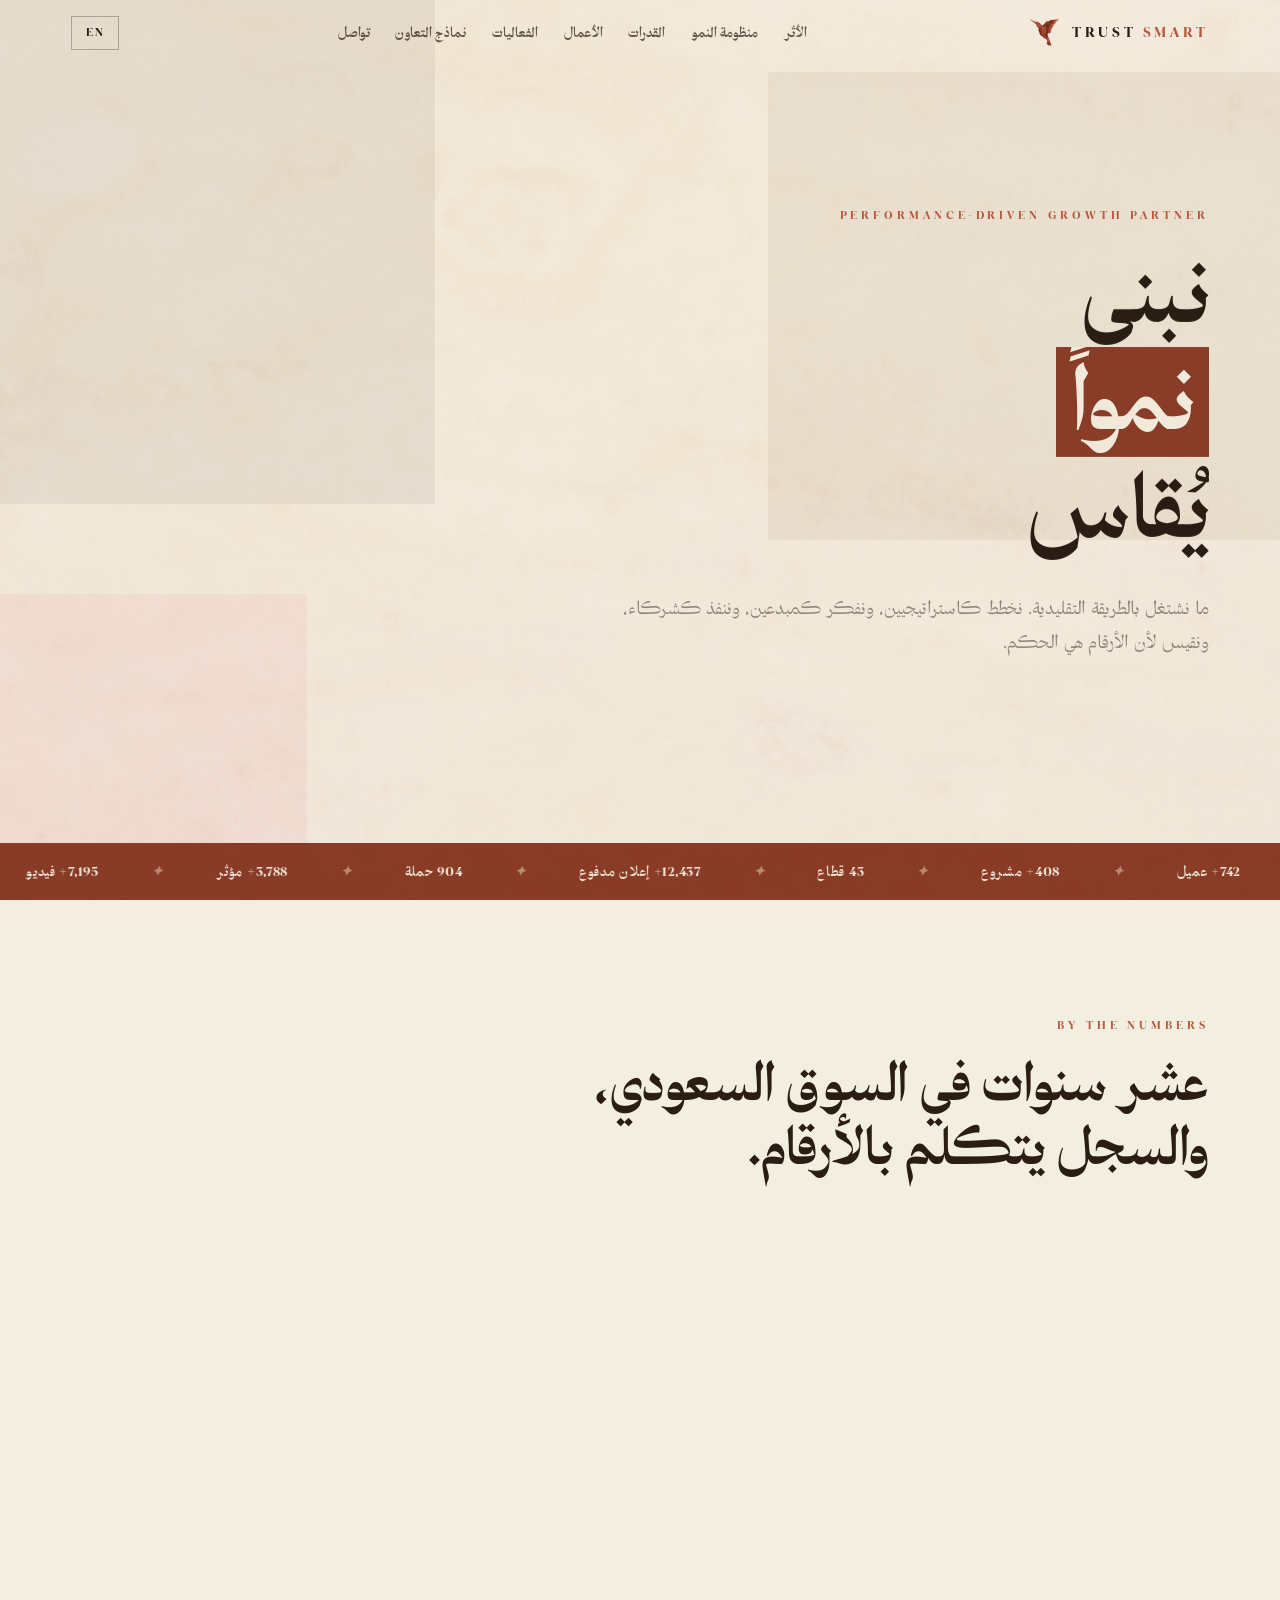
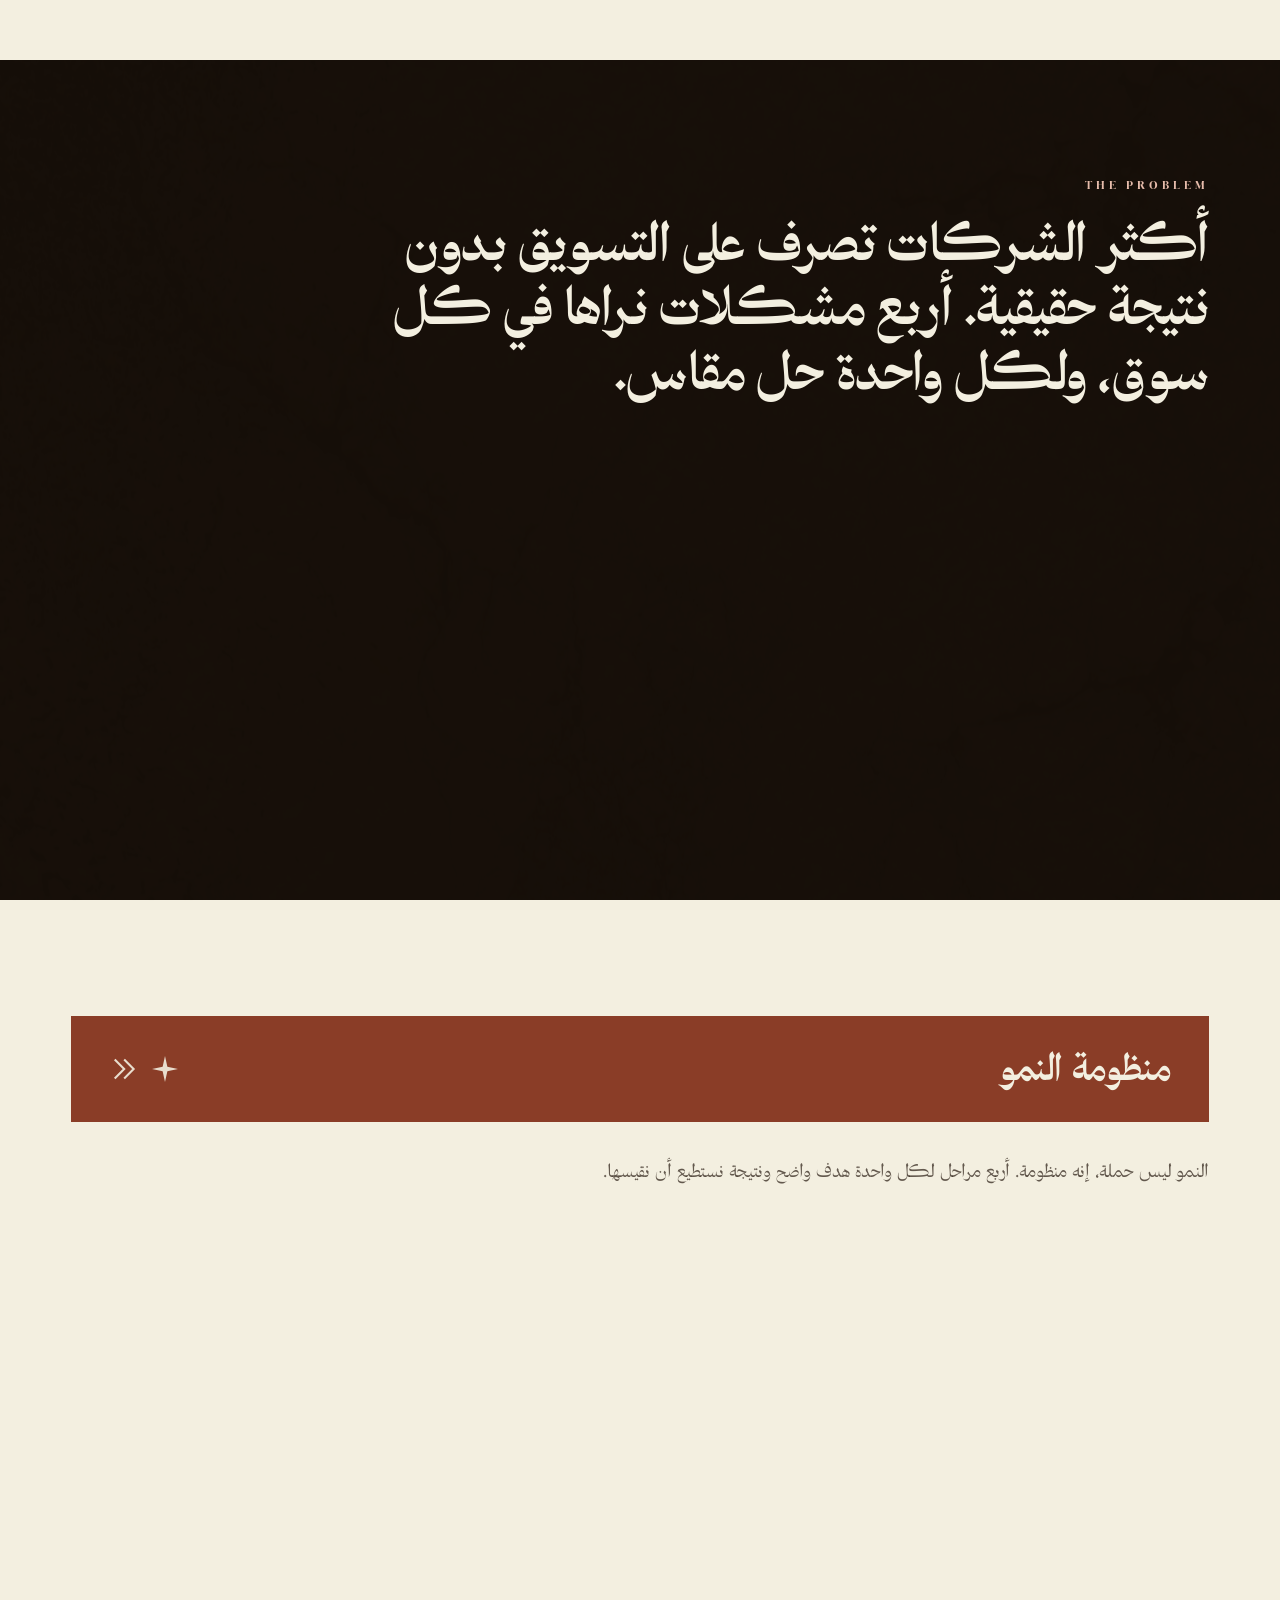
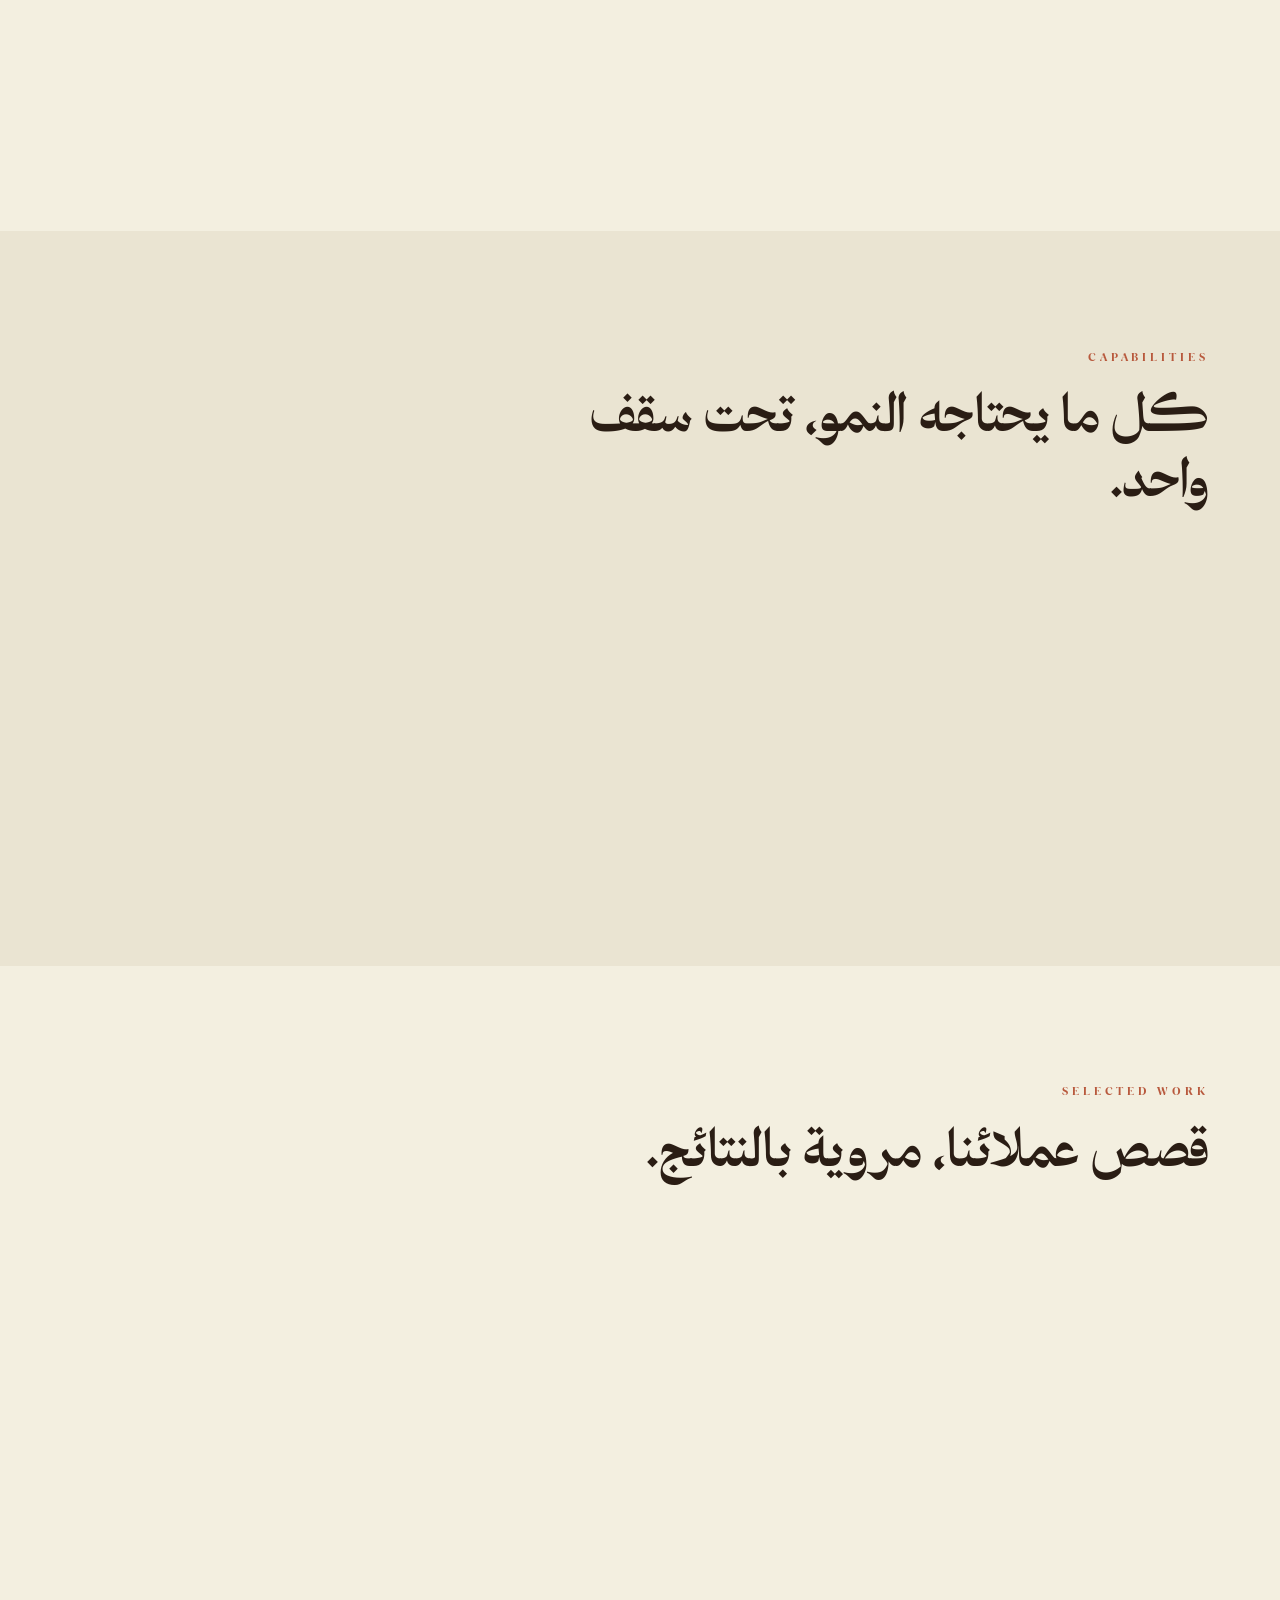
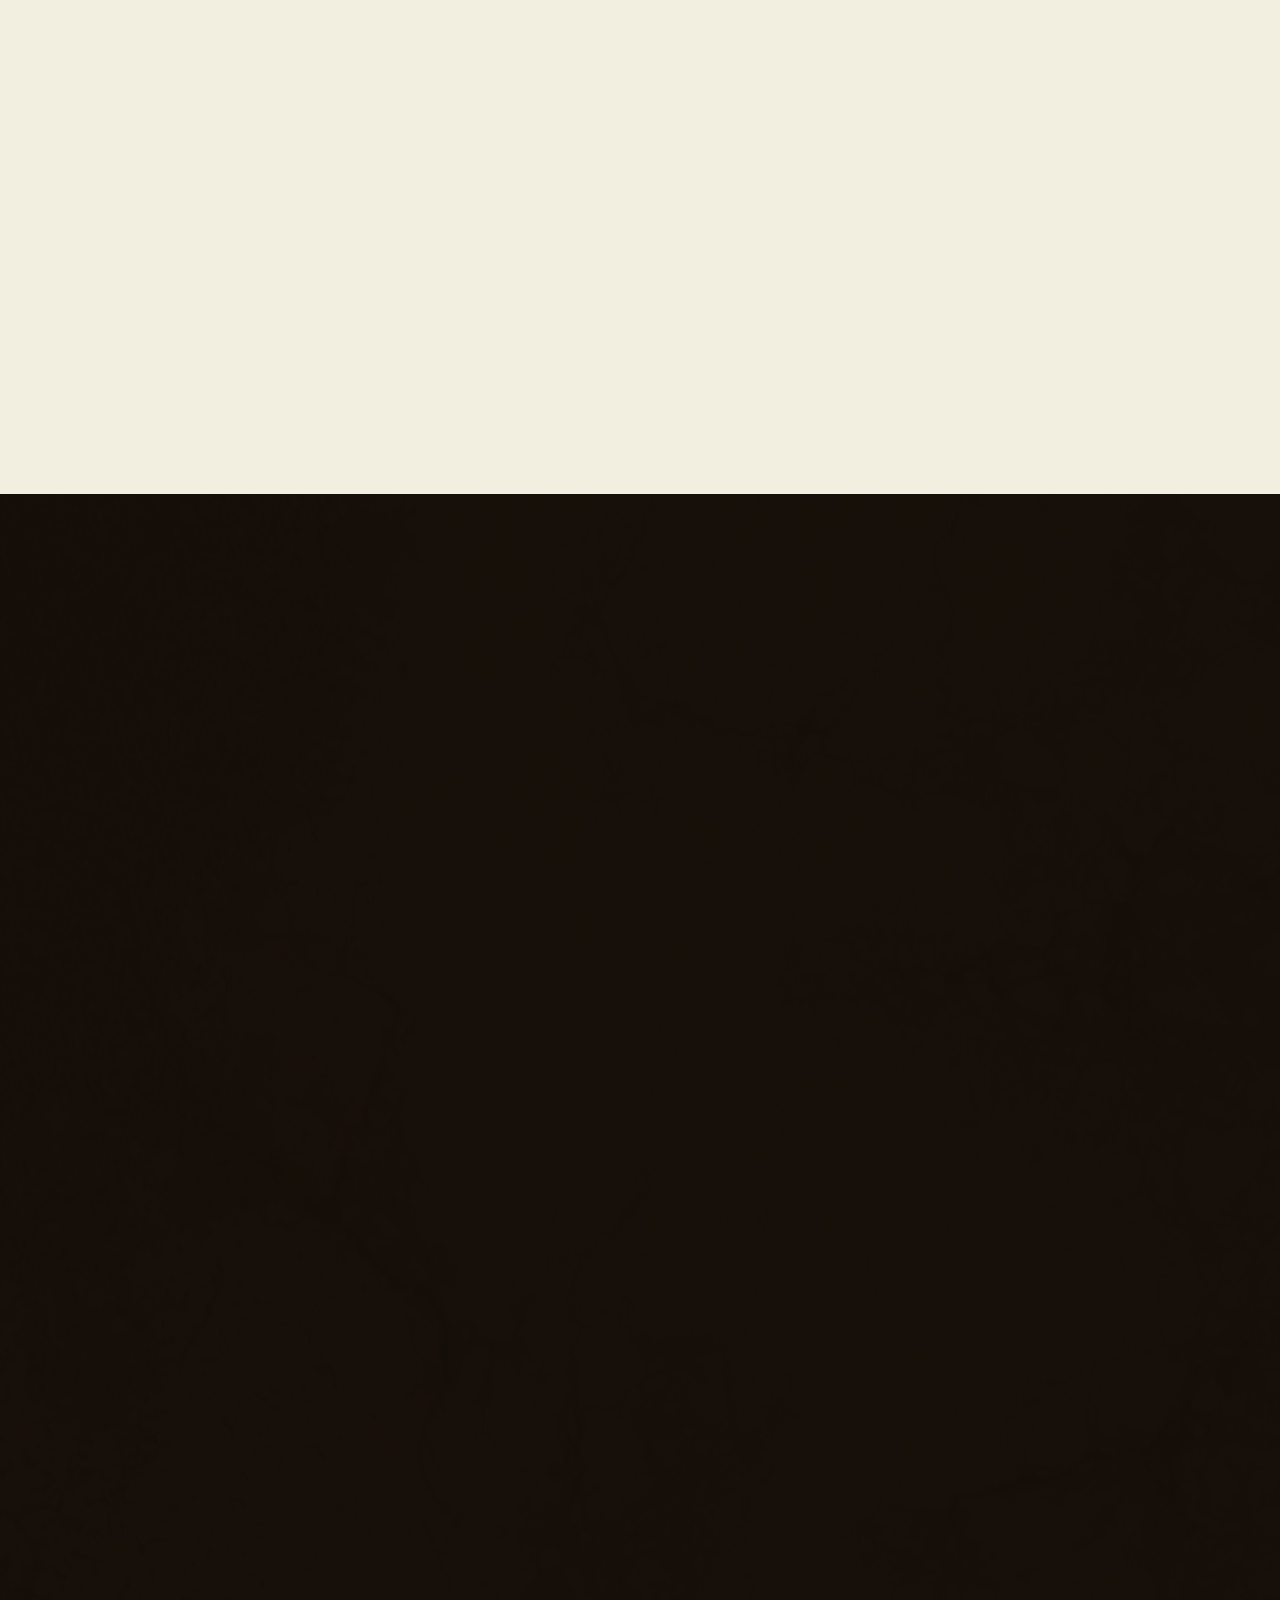
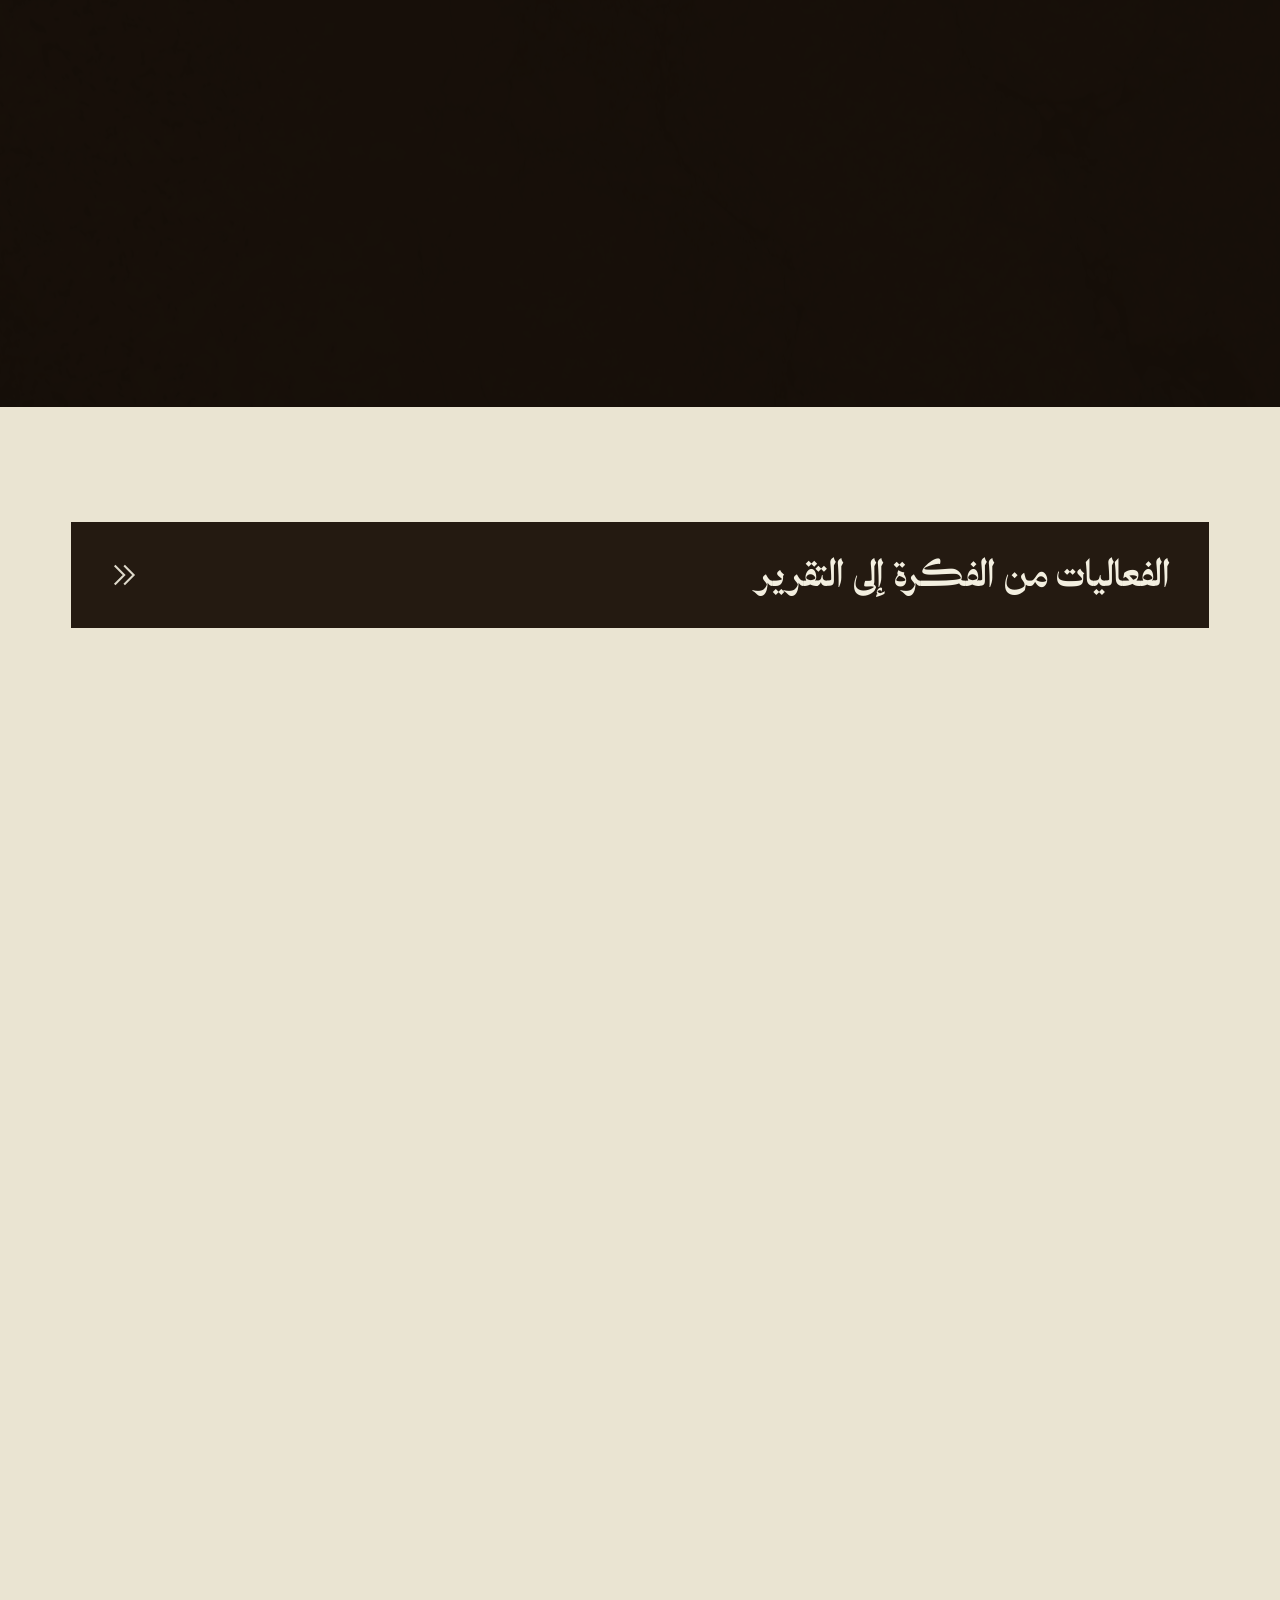
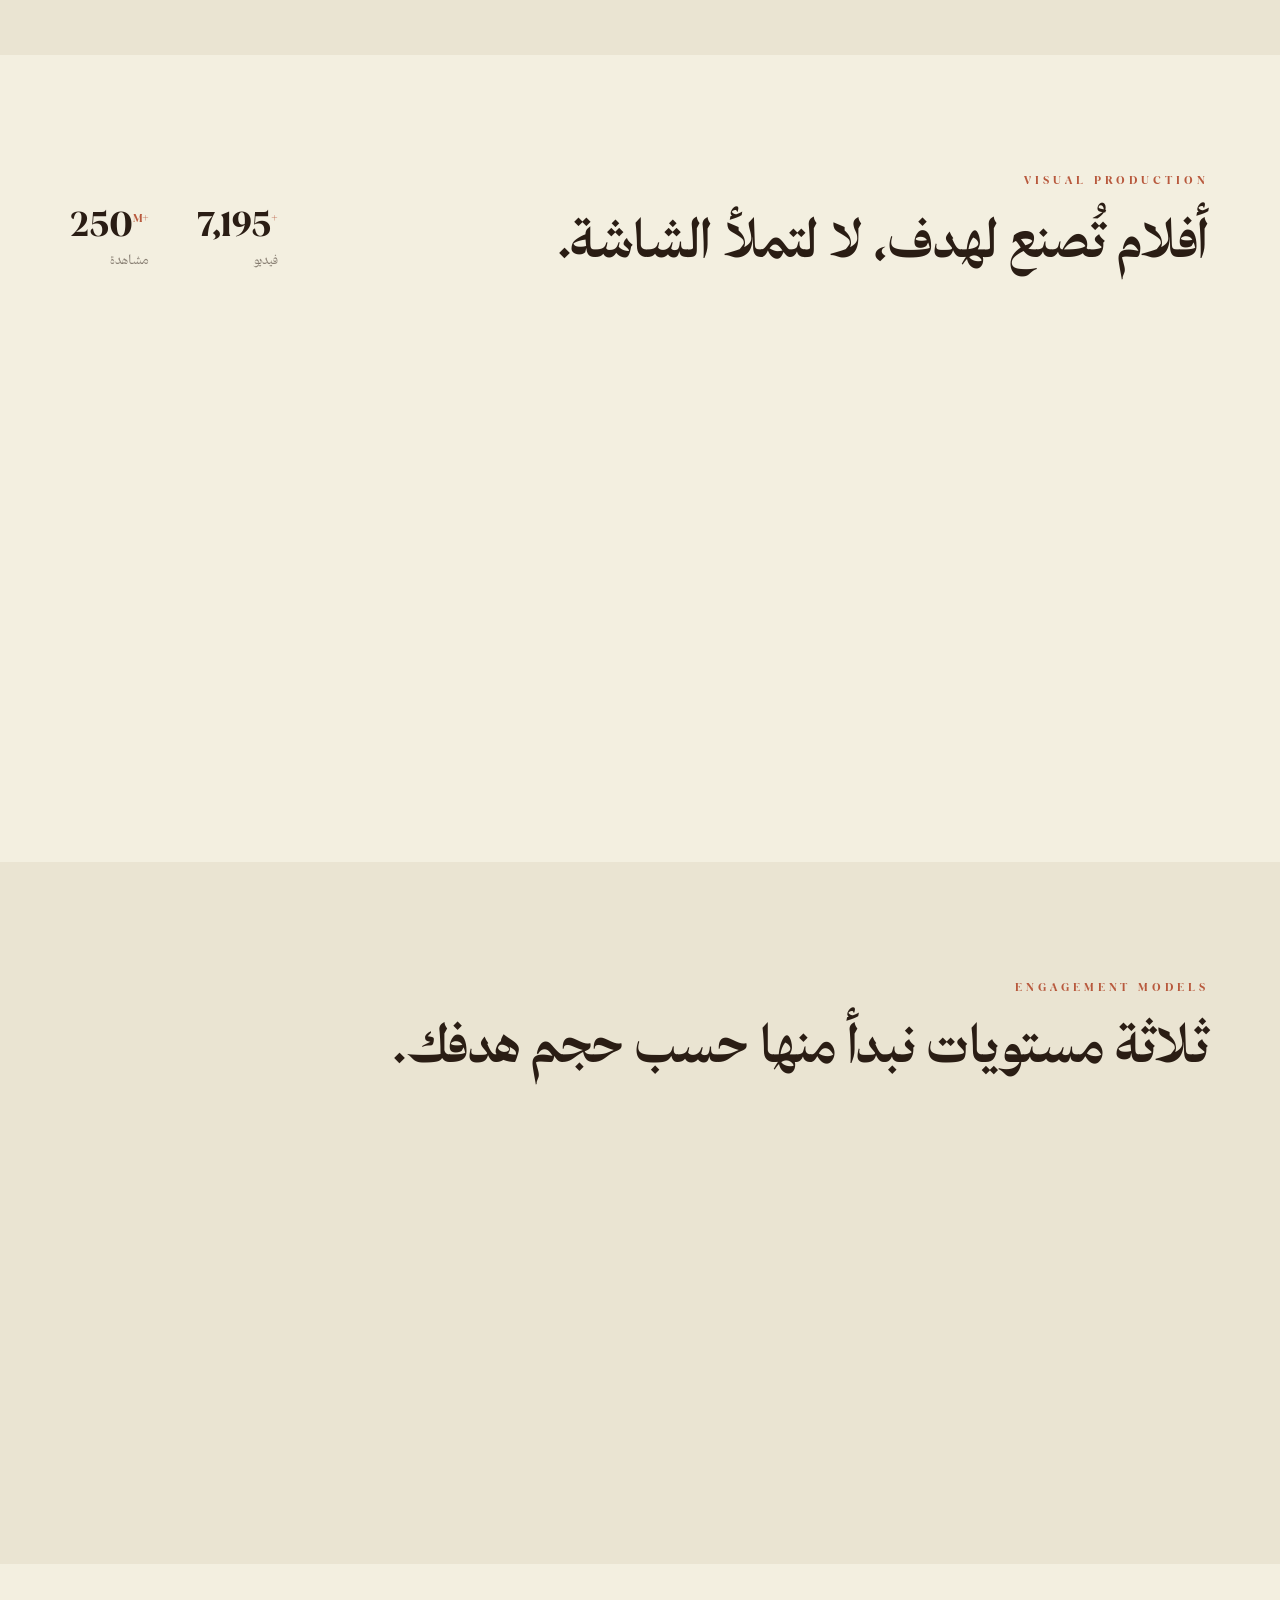
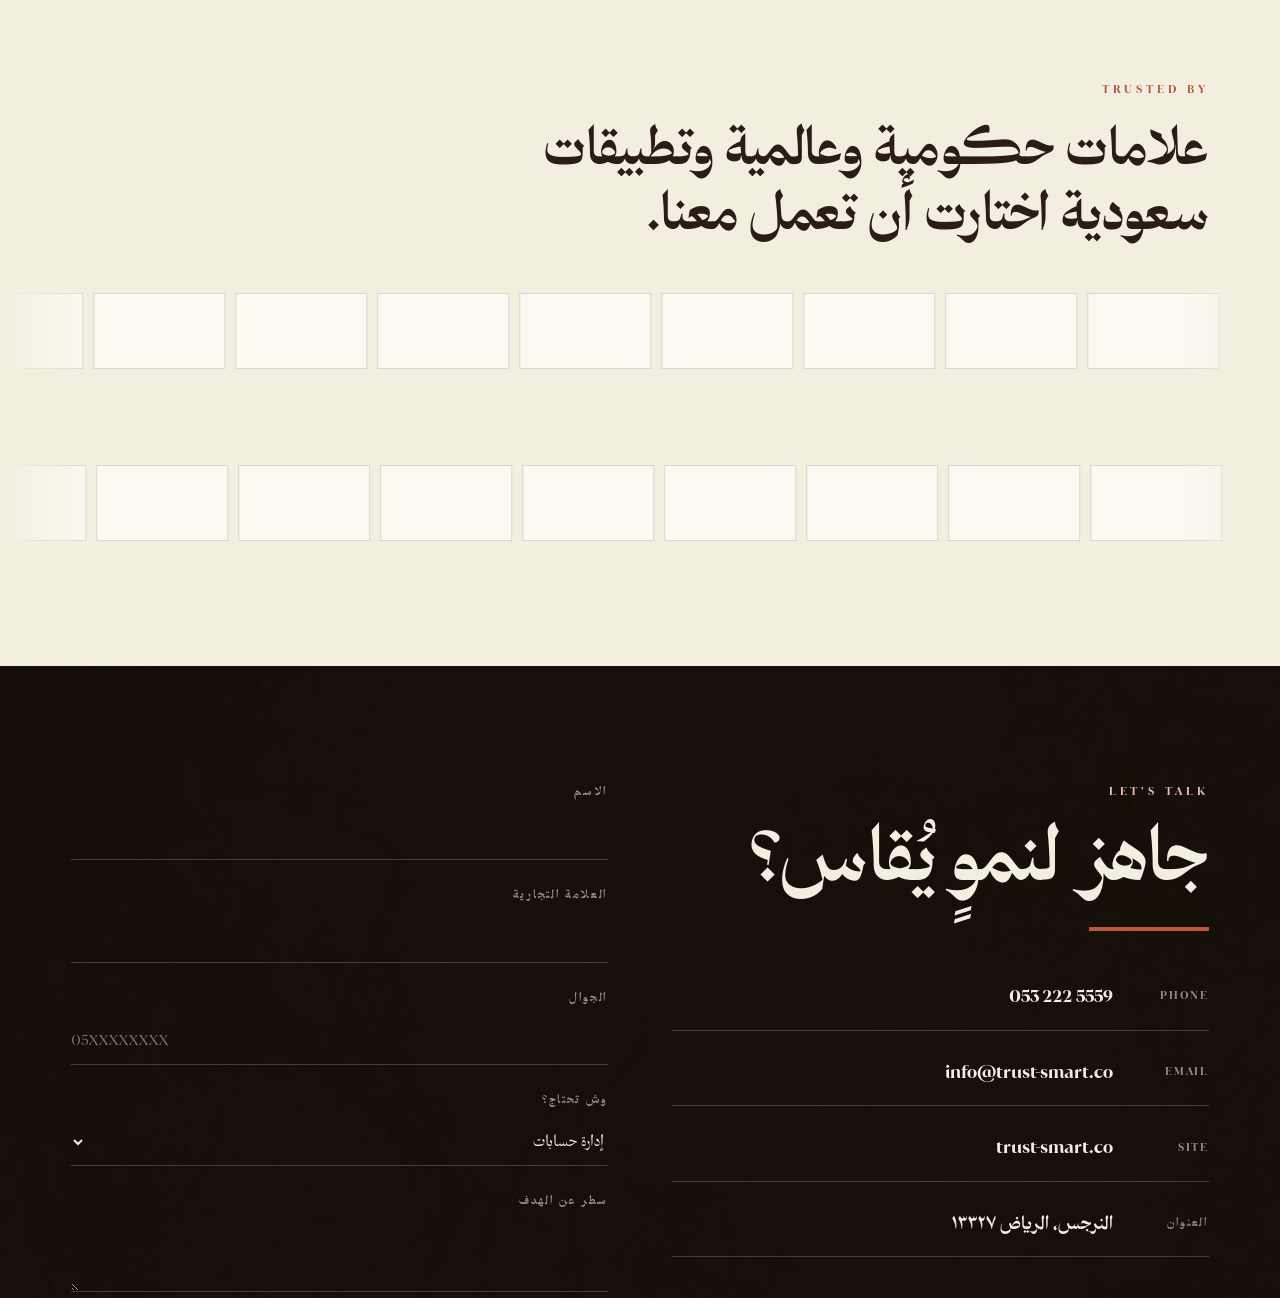
<file: index.html>
<!DOCTYPE html><html lang="ar"><head><meta charset="utf-8">
<meta http-equiv="refresh" content="0; url=site.html"><title>ترست سمارت</title>
</head><body><a href="site.html">ترست سمارت</a></body></html>
</file>
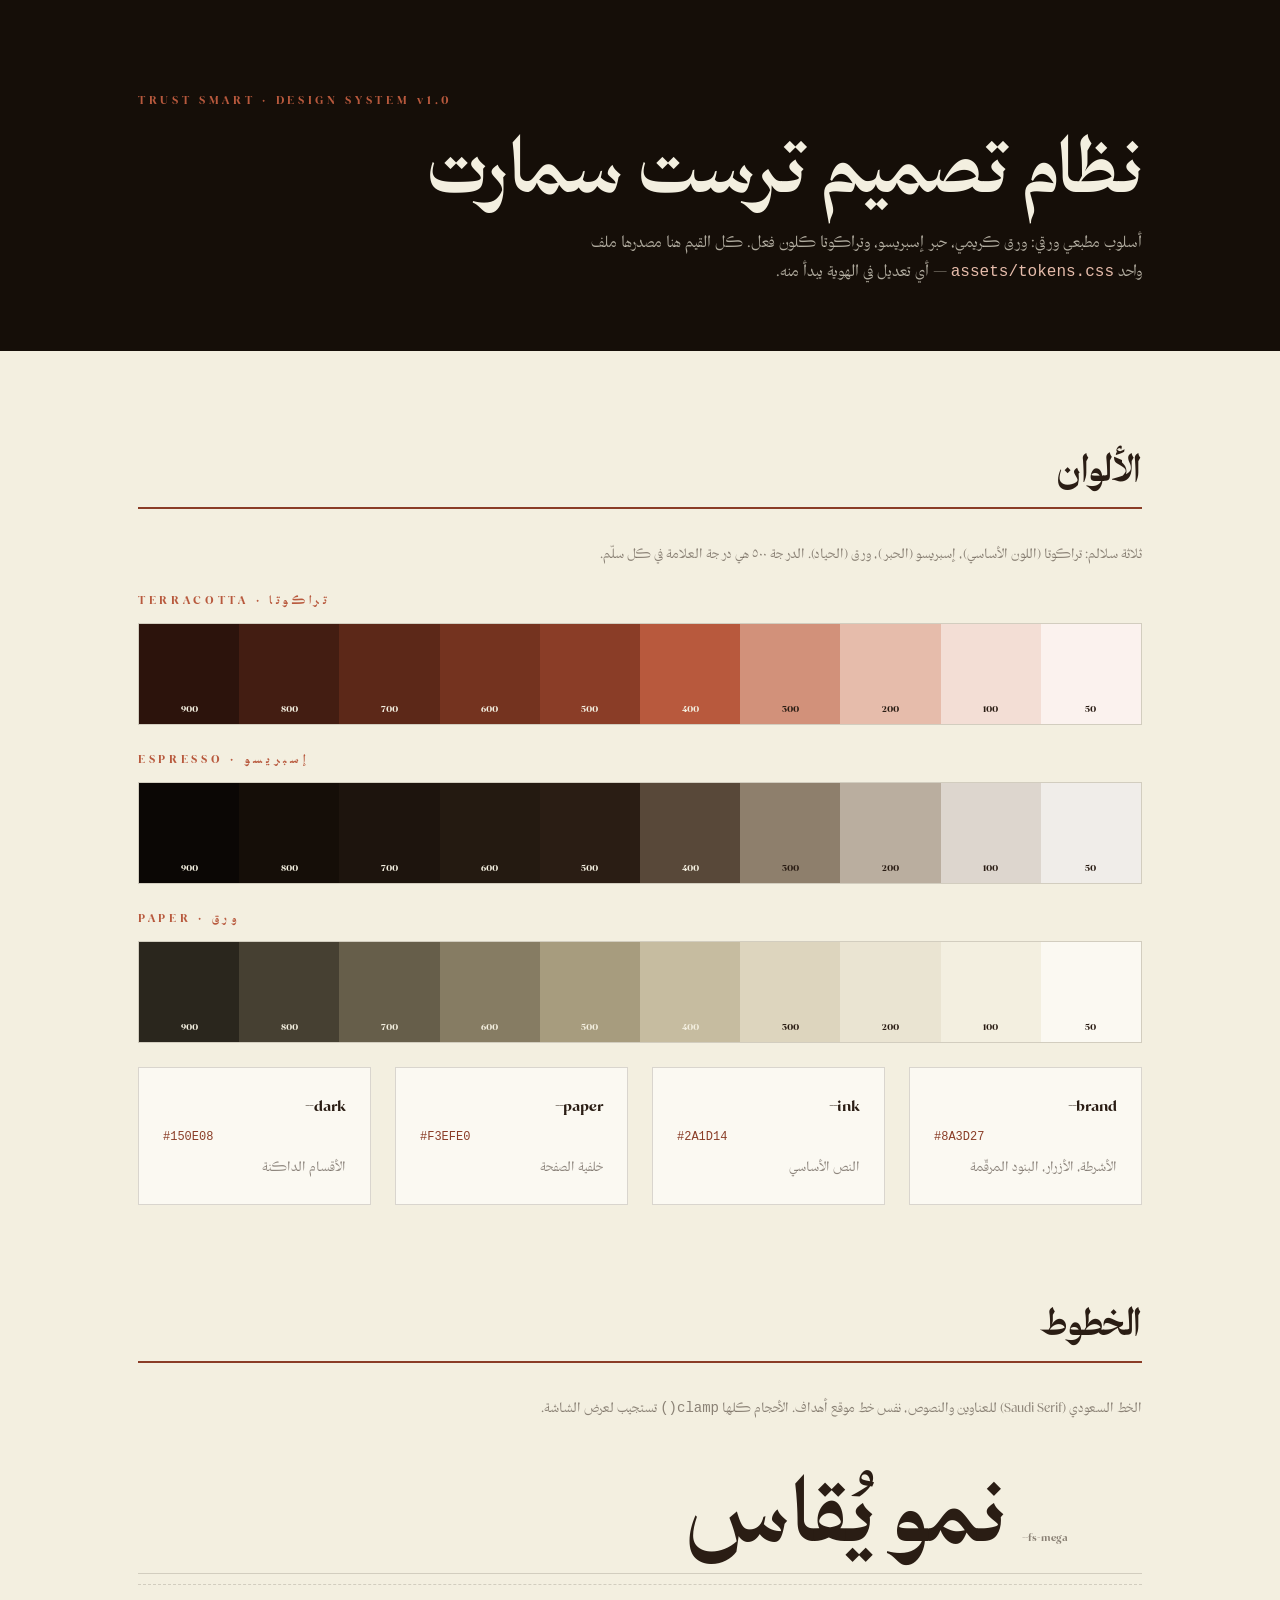
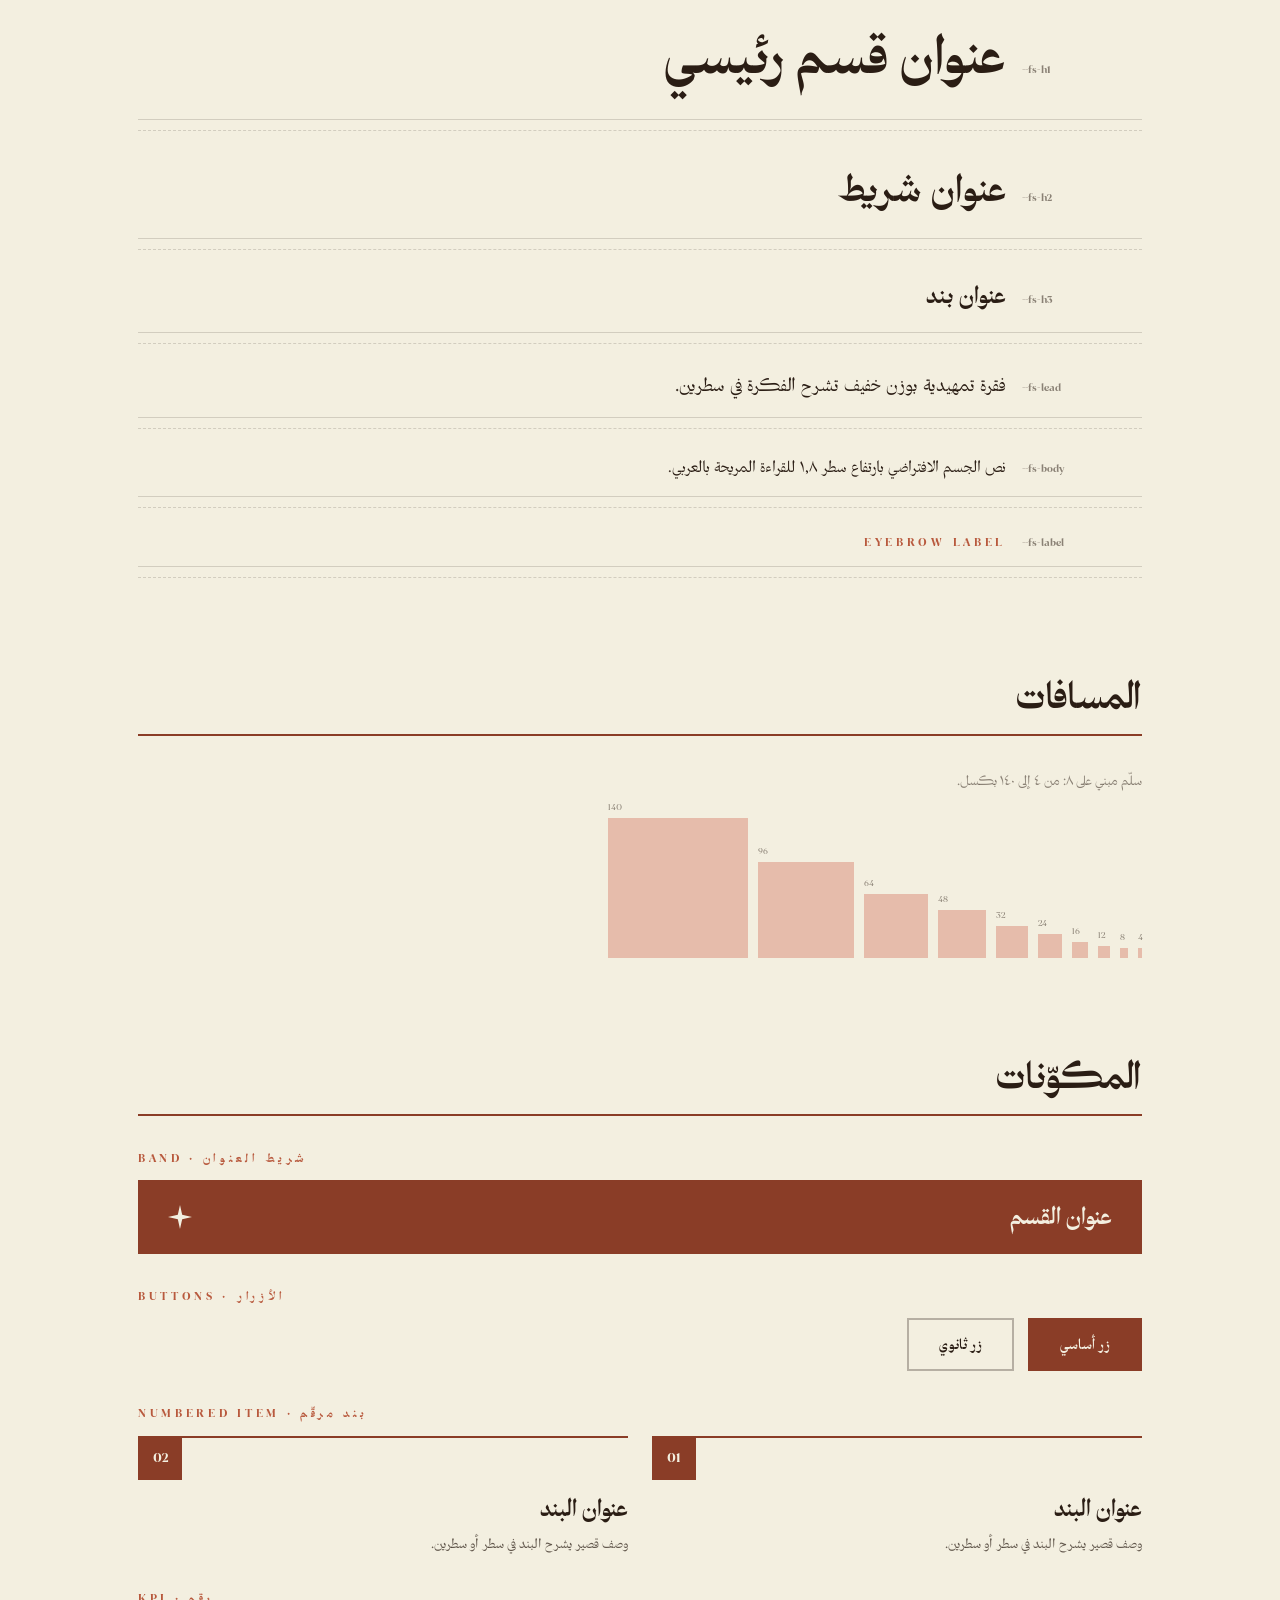
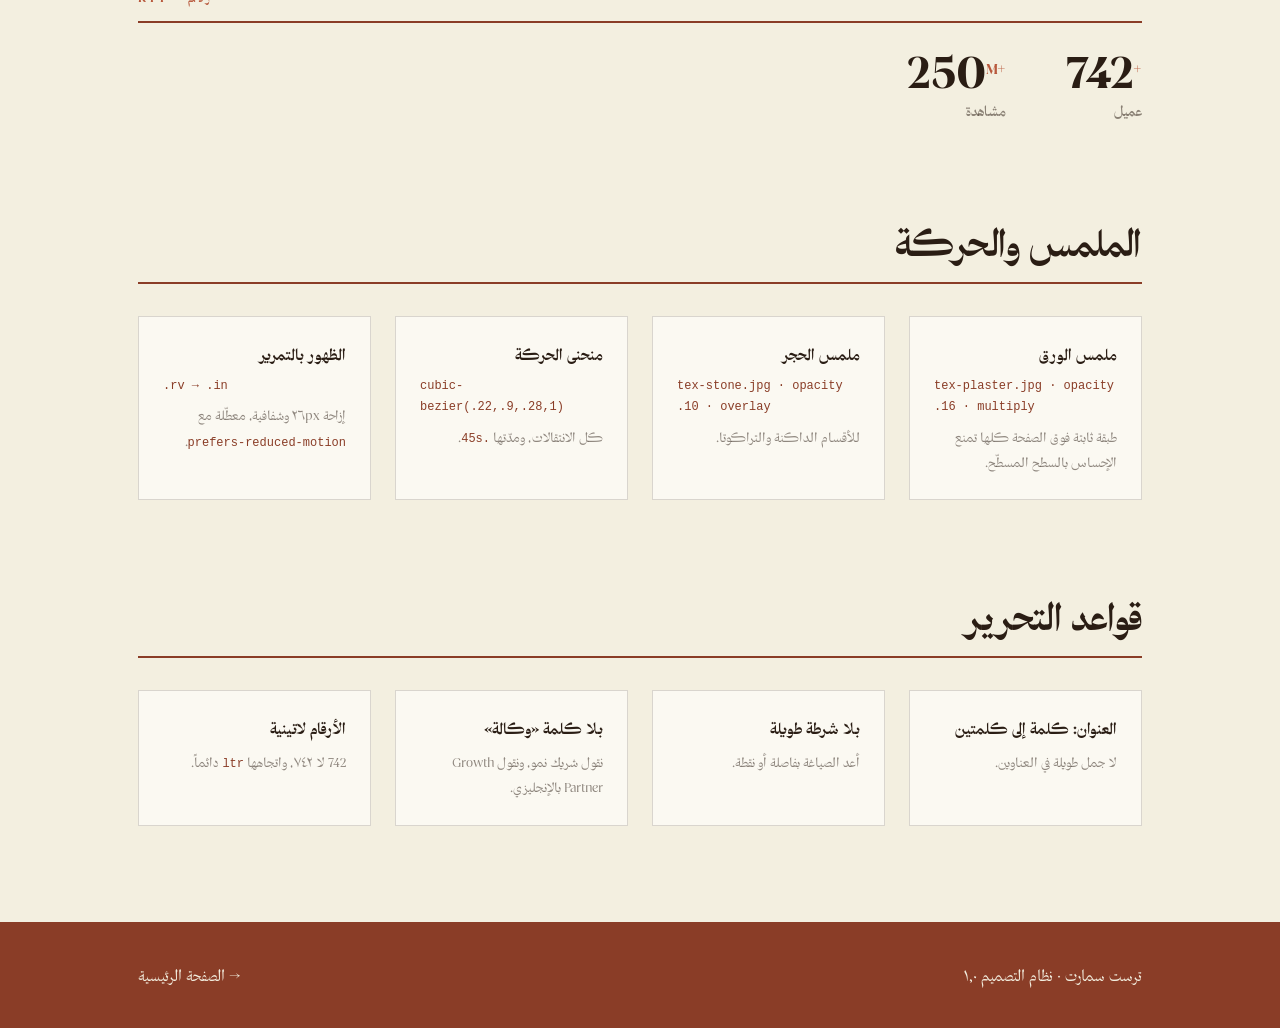
<file: design-system.html>
<!DOCTYPE html>
<html lang="ar" dir="rtl">
<head>
<meta charset="utf-8">
<meta name="viewport" content="width=device-width, initial-scale=1">
<title>ترست سمارت · نظام التصميم</title>
<link rel="stylesheet" href="assets/tokens.css">
<style>
body{background:var(--paper)}
.wrap{max-width:1100px;margin:0 auto;padding:0 clamp(20px,4vw,48px)}
header.top{background:var(--dark);color:var(--paper);padding:clamp(50px,7vw,90px) 0 clamp(40px,5vw,64px);margin-bottom:var(--sp-9)}
header.top h1{font-size:var(--fs-display);font-weight:700}
header.top p{color:rgba(243,239,224,.7);margin-top:14px;max-width:56ch}
.eb{font-size:var(--fs-label);letter-spacing:.32em;font-weight:700;color:var(--brand-2);direction:ltr;display:block;margin-bottom:12px}
section{margin-bottom:var(--sp-9)}
section>h2{font-size:var(--fs-h2);font-weight:700;padding-bottom:14px;border-bottom:2px solid var(--brand);margin-bottom:var(--sp-6)}
.note{font-size:var(--fs-sm);color:var(--ink-3);margin-bottom:var(--sp-5)}
.ramp{display:grid;grid-template-columns:repeat(10,1fr);margin-bottom:var(--sp-5);border:1px solid var(--line)}
.ramp i{aspect-ratio:1;display:flex;align-items:flex-end;justify-content:center;padding-bottom:6px;
  font-size:10px;font-weight:700;font-style:normal;direction:ltr}
.grid3{display:grid;grid-template-columns:repeat(auto-fit,minmax(230px,1fr));gap:var(--sp-5)}
.card{border:1px solid var(--line);padding:var(--sp-5);background:var(--paper-3)}
.card code{font-size:12px;color:var(--brand);direction:ltr;display:block;margin-top:6px}
.spec{display:flex;align-items:baseline;gap:var(--sp-4);padding:14px 0;border-bottom:1px solid var(--line)}
.spec .lbl{font-size:11px;font-weight:700;color:var(--ink-3);direction:ltr;width:120px;flex:none}
.item{position:relative;padding-top:56px;border-top:2px solid var(--brand)}
.item .mk{position:absolute;top:-2px;inset-inline-start:0;width:44px;height:44px;background:var(--brand);
  color:var(--paper);display:flex;align-items:center;justify-content:center;font-size:14px;font-weight:700;direction:ltr}
.btn{display:inline-flex;align-items:center;gap:12px;background:var(--brand);color:var(--paper);
  border:2px solid var(--brand);padding:14px 30px;font-weight:700;font-size:var(--fs-sm);cursor:pointer;transition:.4s var(--ease)}
.btn:hover{background:transparent;color:var(--brand)}
.btn.ghost{background:transparent;color:var(--ink);border-color:var(--line-2)}
.band{background:var(--brand);color:var(--paper);display:flex;align-items:center;justify-content:space-between;padding:22px 30px}
.band h3{font-size:var(--fs-h3);color:var(--paper);font-weight:700}
.sp{display:flex;align-items:flex-end;gap:10px;flex-wrap:wrap}
.sp i{background:var(--c-200);display:block;position:relative}
.sp i::after{content:attr(data-n);position:absolute;top:-20px;inset-inline-start:0;font-size:10px;color:var(--ink-3);font-style:normal;direction:ltr}
.tx{padding:10px 0;border-bottom:1px dashed var(--line)}
footer{background:var(--brand);color:var(--paper);padding:40px 0;margin-top:var(--sp-9)}
</style>
</head>
<body>

<header class="top">
  <div class="wrap">
    <span class="eb">TRUST SMART · DESIGN SYSTEM v1.0</span>
    <h1>نظام تصميم ترست سمارت</h1>
    <p>أسلوب مطبعي ورقي: ورق كريمي، حبر إسبريسو، وتراكوتا كلون فعل. كل القيم هنا مصدرها ملف واحد
      <code style="direction:ltr;color:var(--c-200)">assets/tokens.css</code> — أي تعديل في الهوية يبدأ منه.</p>
  </div>
</header>

<div class="wrap">

<section>
  <h2>الألوان</h2>
  <p class="note">ثلاثة سلالم: تراكوتا (اللون الأساسي)، إسبريسو (الحبر)، ورق (الحياد). الدرجة ٥٠٠ هي درجة العلامة في كل سلّم.</p>

  <span class="eb">TERRACOTTA · تراكوتا</span>
  <div class="ramp" id="r1"></div>
  <span class="eb">ESPRESSO · إسبريسو</span>
  <div class="ramp" id="r2"></div>
  <span class="eb">PAPER · ورق</span>
  <div class="ramp" id="r3"></div>

  <div class="grid3">
    <div class="card"><b dir="ltr" style="display:block;text-align:right">--brand</b><code>#8A3D27</code><p class="note" style="margin:6px 0 0">الأشرطة، الأزرار، البنود المرقّمة</p></div>
    <div class="card"><b dir="ltr" style="display:block;text-align:right">--ink</b><code>#2A1D14</code><p class="note" style="margin:6px 0 0">النص الأساسي</p></div>
    <div class="card"><b dir="ltr" style="display:block;text-align:right">--paper</b><code>#F3EFE0</code><p class="note" style="margin:6px 0 0">خلفية الصفحة</p></div>
    <div class="card"><b dir="ltr" style="display:block;text-align:right">--dark</b><code>#150E08</code><p class="note" style="margin:6px 0 0">الأقسام الداكنة</p></div>
  </div>
</section>

<section>
  <h2>الخطوط</h2>
  <p class="note">الخط السعودي (Saudi Serif) للعناوين والنصوص، نفس خط موقع أهداف. الأحجام كلها <code style="direction:ltr">clamp()</code> تستجيب لعرض الشاشة.</p>
  <div class="tx"><div class="spec"><span class="lbl">--fs-mega</span><span style="font-family:var(--font-display);font-size:var(--fs-mega);font-weight:700;line-height:1">نمو يُقاس</span></div></div>
  <div class="tx"><div class="spec"><span class="lbl">--fs-h1</span><span style="font-family:var(--font-display);font-size:var(--fs-h1);font-weight:700">عنوان قسم رئيسي</span></div></div>
  <div class="tx"><div class="spec"><span class="lbl">--fs-h2</span><span style="font-family:var(--font-display);font-size:var(--fs-h2);font-weight:700">عنوان شريط</span></div></div>
  <div class="tx"><div class="spec"><span class="lbl">--fs-h3</span><span style="font-family:var(--font-display);font-size:var(--fs-h3);font-weight:700">عنوان بند</span></div></div>
  <div class="tx"><div class="spec"><span class="lbl">--fs-lead</span><span style="font-size:var(--fs-lead);font-weight:300">فقرة تمهيدية بوزن خفيف تشرح الفكرة في سطرين.</span></div></div>
  <div class="tx"><div class="spec"><span class="lbl">--fs-body</span><span>نص الجسم الافتراضي بارتفاع سطر ١٫٨ للقراءة المريحة بالعربي.</span></div></div>
  <div class="tx"><div class="spec"><span class="lbl">--fs-label</span><span class="eb" style="margin:0">EYEBROW LABEL</span></div></div>
</section>

<section>
  <h2>المسافات</h2>
  <p class="note">سلّم مبني على ٨: من ٤ إلى ١٤٠ بكسل.</p>
  <div class="sp" id="spscale"></div>
</section>

<section>
  <h2>المكوّنات</h2>

  <span class="eb">BAND · شريط العنوان</span>
  <div class="band" style="margin-bottom:var(--sp-6)"><h3>عنوان القسم</h3>
    <svg width="24" height="24" viewBox="0 0 44 44" style="color:var(--paper)"><path d="M22 0 26 18 44 22 26 26 22 44 18 26 0 22 18 18Z" fill="currentColor"/></svg></div>

  <span class="eb">BUTTONS · الأزرار</span>
  <div style="display:flex;gap:14px;flex-wrap:wrap;margin-bottom:var(--sp-6)">
    <button class="btn">زر أساسي</button>
    <button class="btn ghost">زر ثانوي</button>
  </div>

  <span class="eb">NUMBERED ITEM · بند مرقّم</span>
  <div style="display:grid;grid-template-columns:repeat(auto-fit,minmax(220px,1fr));gap:var(--sp-5);margin-bottom:var(--sp-6)">
    <div class="item"><div class="mk">01</div><h3 style="font-size:var(--fs-h3);font-weight:700;margin-bottom:8px">عنوان البند</h3>
      <p style="font-size:var(--fs-sm);color:var(--ink-2)">وصف قصير يشرح البند في سطر أو سطرين.</p></div>
    <div class="item"><div class="mk">02</div><h3 style="font-size:var(--fs-h3);font-weight:700;margin-bottom:8px">عنوان البند</h3>
      <p style="font-size:var(--fs-sm);color:var(--ink-2)">وصف قصير يشرح البند في سطر أو سطرين.</p></div>
  </div>

  <span class="eb">KPI · رقم</span>
  <div style="border-top:2px solid var(--brand);padding-top:26px;display:flex;gap:60px;flex-wrap:wrap">
    <div><b style="display:block;font-family:var(--font-display);font-size:3rem;font-weight:700;line-height:1;direction:ltr;text-align:right">742<sup style="font-size:.32em;color:var(--brand-2);vertical-align:.9em">+</sup></b>
      <span style="font-size:var(--fs-sm);font-weight:700;color:var(--ink-3)">عميل</span></div>
    <div><b style="display:block;font-family:var(--font-display);font-size:3rem;font-weight:700;line-height:1;direction:ltr;text-align:right">250<sup style="font-size:.32em;color:var(--brand-2);vertical-align:.9em">M+</sup></b>
      <span style="font-size:var(--fs-sm);font-weight:700;color:var(--ink-3)">مشاهدة</span></div>
  </div>
</section>

<section>
  <h2>الملمس والحركة</h2>
  <div class="grid3">
    <div class="card"><b>ملمس الورق</b><code>tex-plaster.jpg · opacity .16 · multiply</code>
      <p class="note" style="margin:6px 0 0">طبقة ثابتة فوق الصفحة كلها تمنع الإحساس بالسطح المسطّح.</p></div>
    <div class="card"><b>ملمس الحجر</b><code>tex-stone.jpg · opacity .10 · overlay</code>
      <p class="note" style="margin:6px 0 0">للأقسام الداكنة والتراكوتا.</p></div>
    <div class="card"><b>منحنى الحركة</b><code>cubic-bezier(.22,.9,.28,1)</code>
      <p class="note" style="margin:6px 0 0">كل الانتقالات، ومدّتها <code style="display:inline">.45s</code>.</p></div>
    <div class="card"><b>الظهور بالتمرير</b><code>.rv → .in</code>
      <p class="note" style="margin:6px 0 0">إزاحة ٢٦px وشفافية، معطّلة مع <code style="display:inline">prefers-reduced-motion</code>.</p></div>
  </div>
</section>

<section>
  <h2>قواعد التحرير</h2>
  <div class="grid3">
    <div class="card"><b>العنوان: كلمة إلى كلمتين</b><p class="note" style="margin:6px 0 0">لا جمل طويلة في العناوين.</p></div>
    <div class="card"><b>بلا شرطة طويلة</b><p class="note" style="margin:6px 0 0">أعد الصياغة بفاصلة أو نقطة.</p></div>
    <div class="card"><b>بلا كلمة «وكالة»</b><p class="note" style="margin:6px 0 0">نقول شريك نمو، ونقول Growth Partner بالإنجليزي.</p></div>
    <div class="card"><b>الأرقام لاتينية</b><p class="note" style="margin:6px 0 0">742 لا ٧٤٢، واتجاهها <code style="display:inline">ltr</code> دائماً.</p></div>
  </div>
</section>

</div>

<footer><div class="wrap" style="display:flex;justify-content:space-between;gap:20px;flex-wrap:wrap">
  <span>ترست سمارت · نظام التصميم ١٫٠</span>
  <a href="site.html">→ الصفحة الرئيسية</a>
</div></footer>

<script>
const steps=['50','100','200','300','400','500','600','700','800','900'];
const ramps={r1:'c',r2:'e',r3:'w'};
for(const [id,pre] of Object.entries(ramps)){
  document.getElementById(id).innerHTML = steps.map(st=>{
    const v=getComputedStyle(document.documentElement).getPropertyValue(`--${pre}-${st}`).trim();
    const light = +st <= 300;
    return `<i style="background:${v};color:${light?'#2A1D14':'#F3EFE0'}">${st}</i>`;
  }).join('');
}
const sizes=[4,8,12,16,24,32,48,64,96,140];
document.getElementById('spscale').innerHTML = sizes.map(n=>
  `<i data-n="${n}" style="width:${n}px;height:${Math.max(n,10)}px"></i>`).join('');
</script>
</body>
</html>
</file>
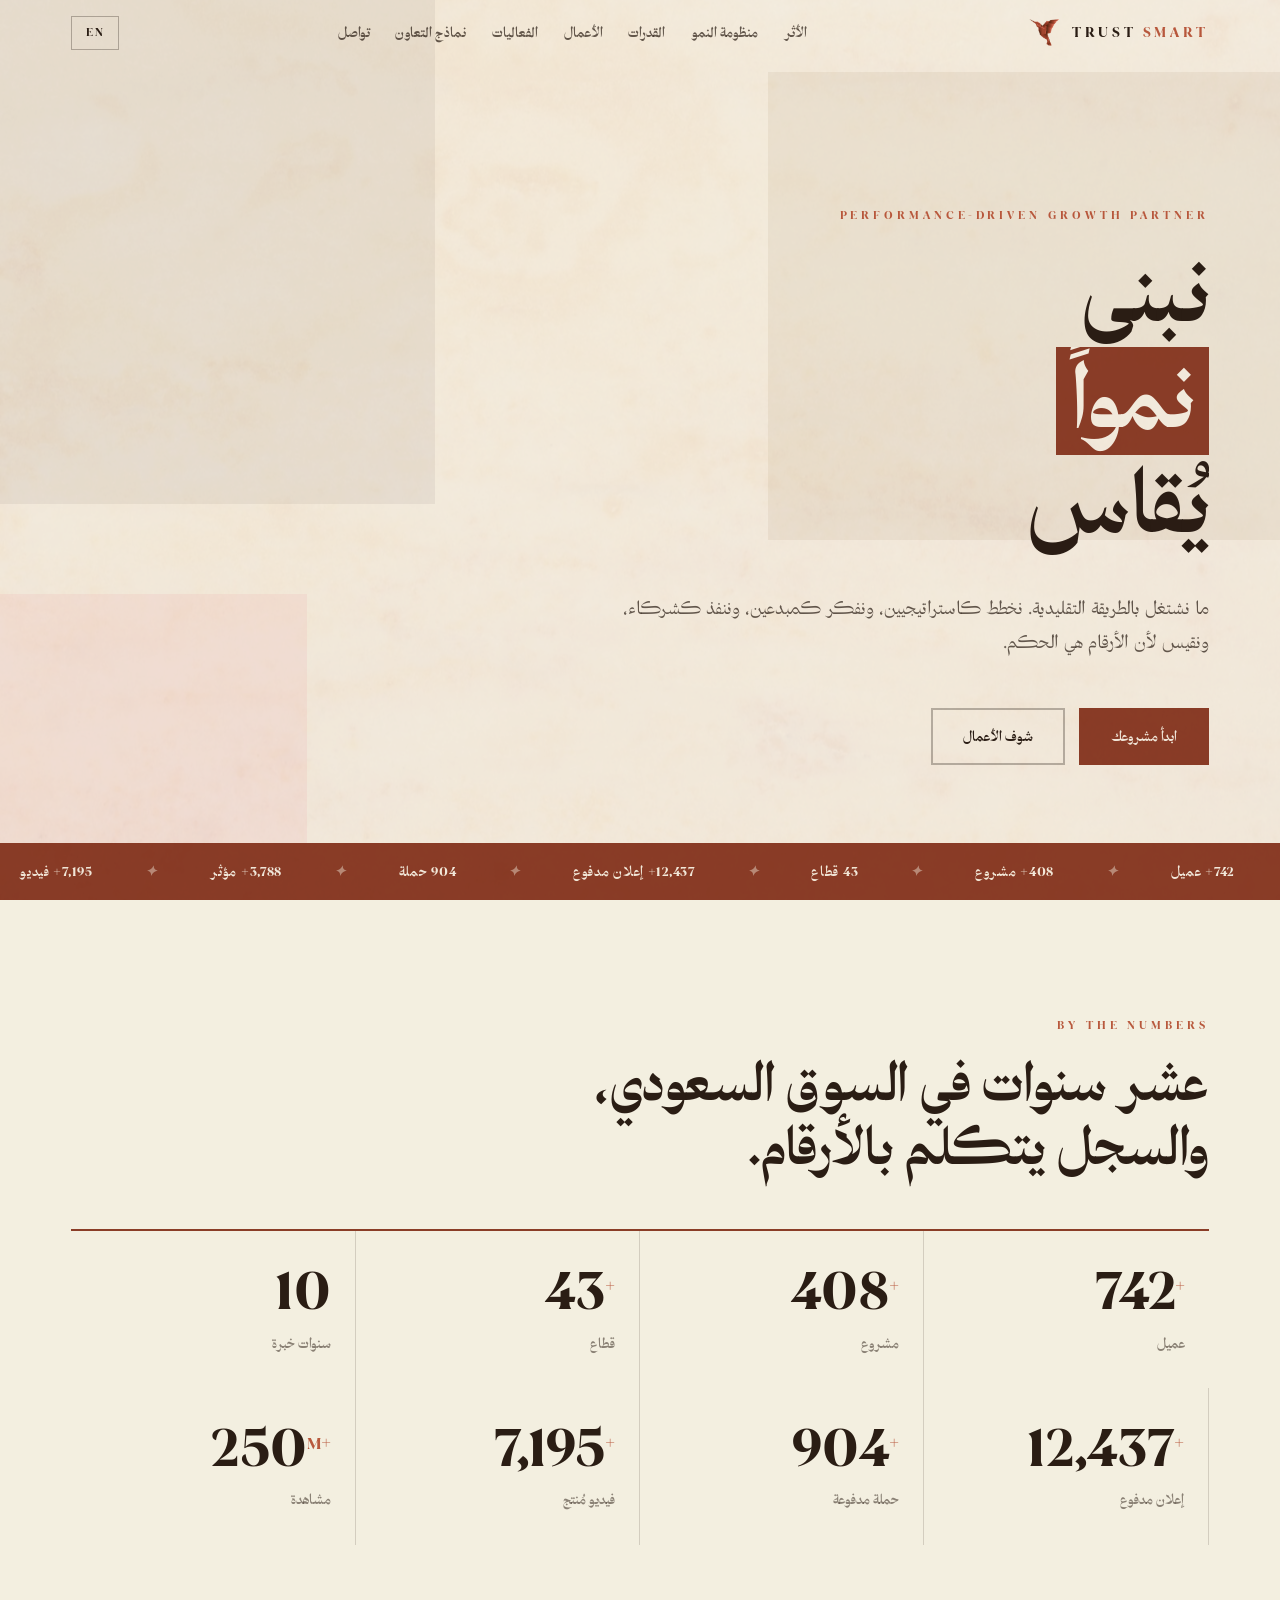
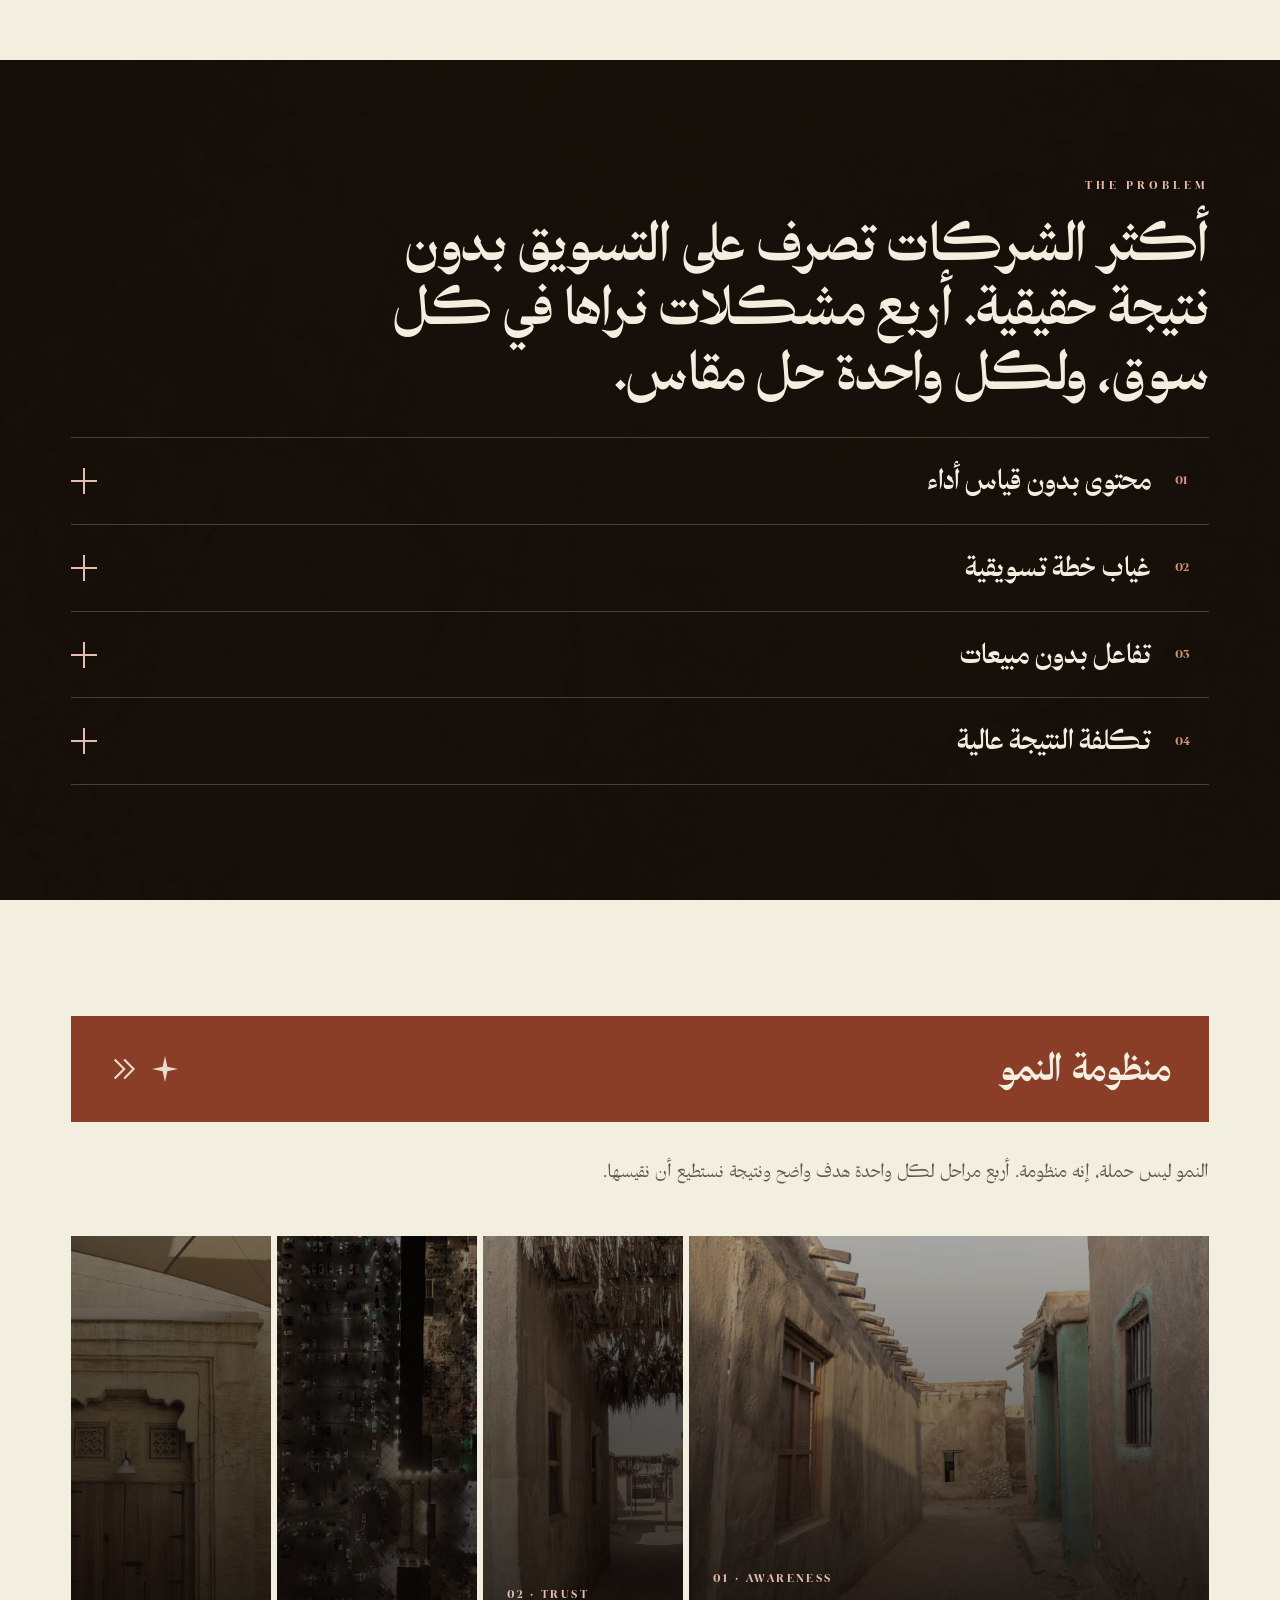
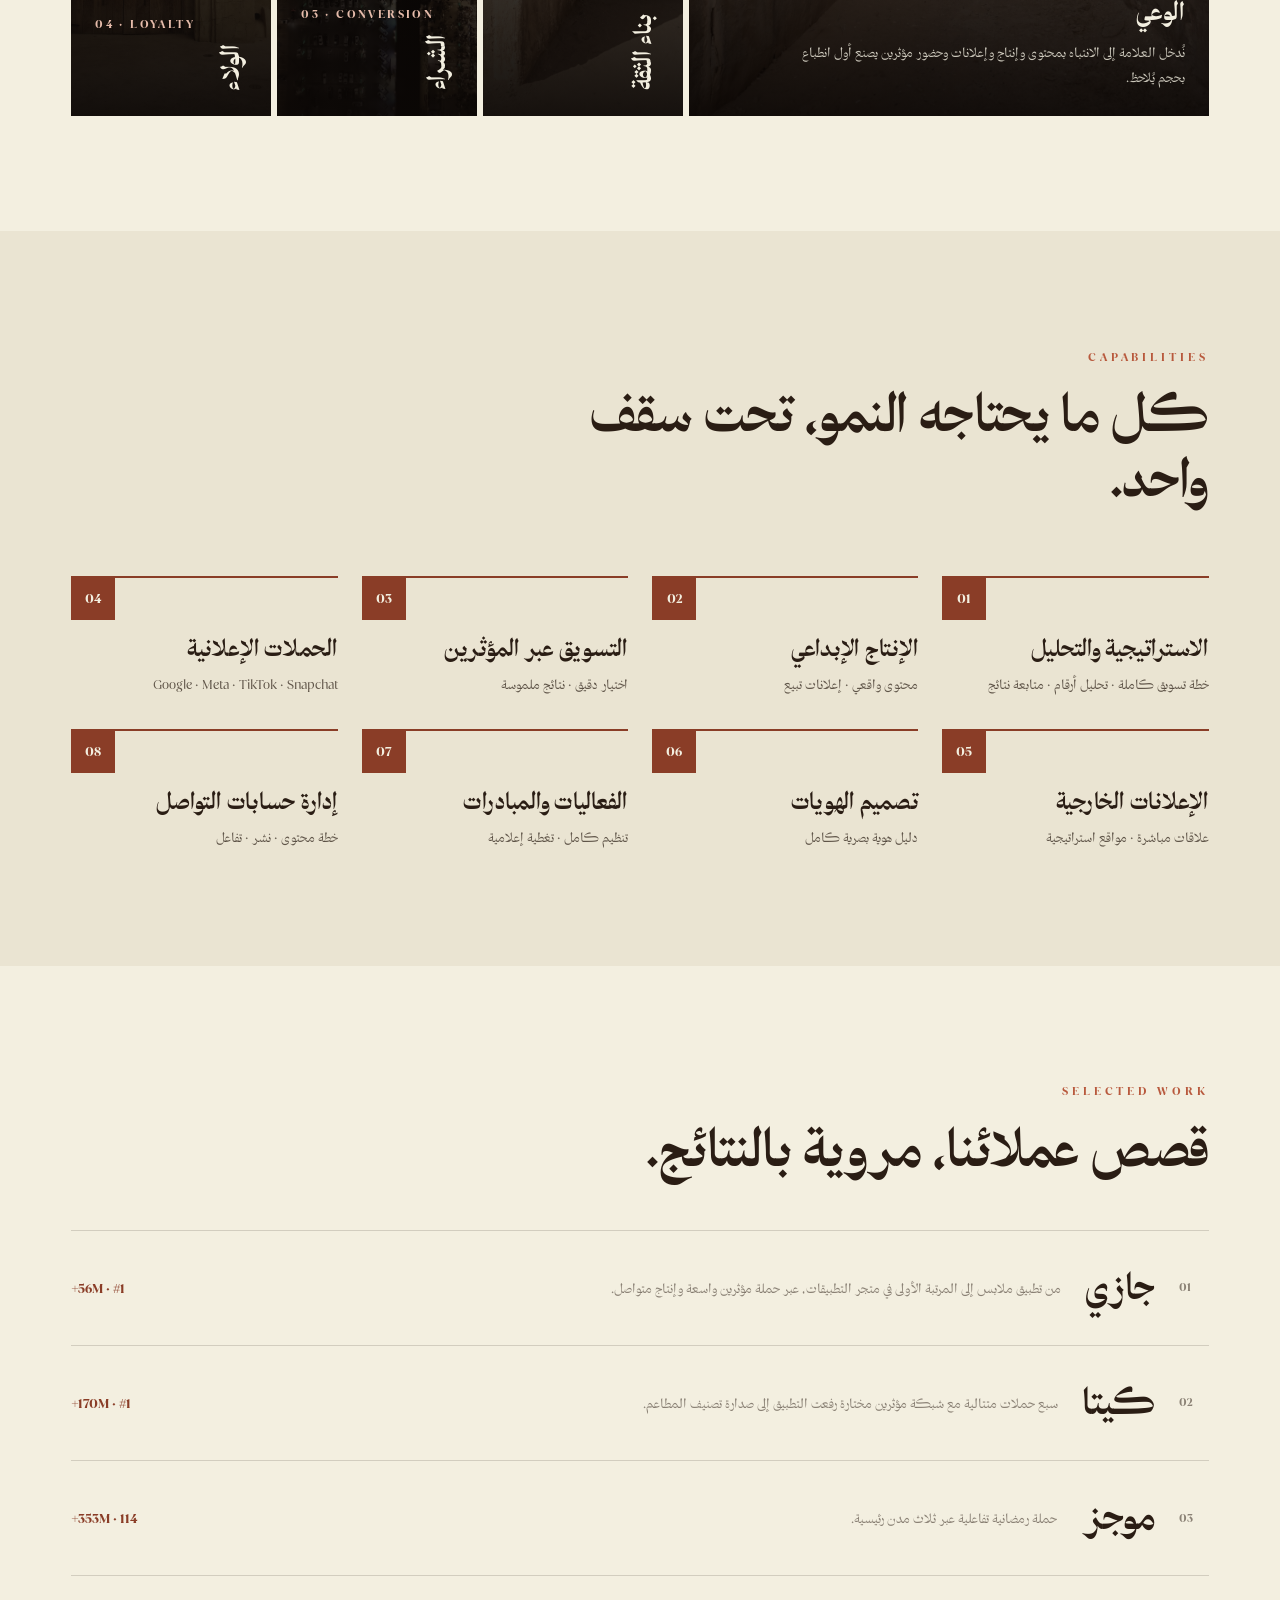
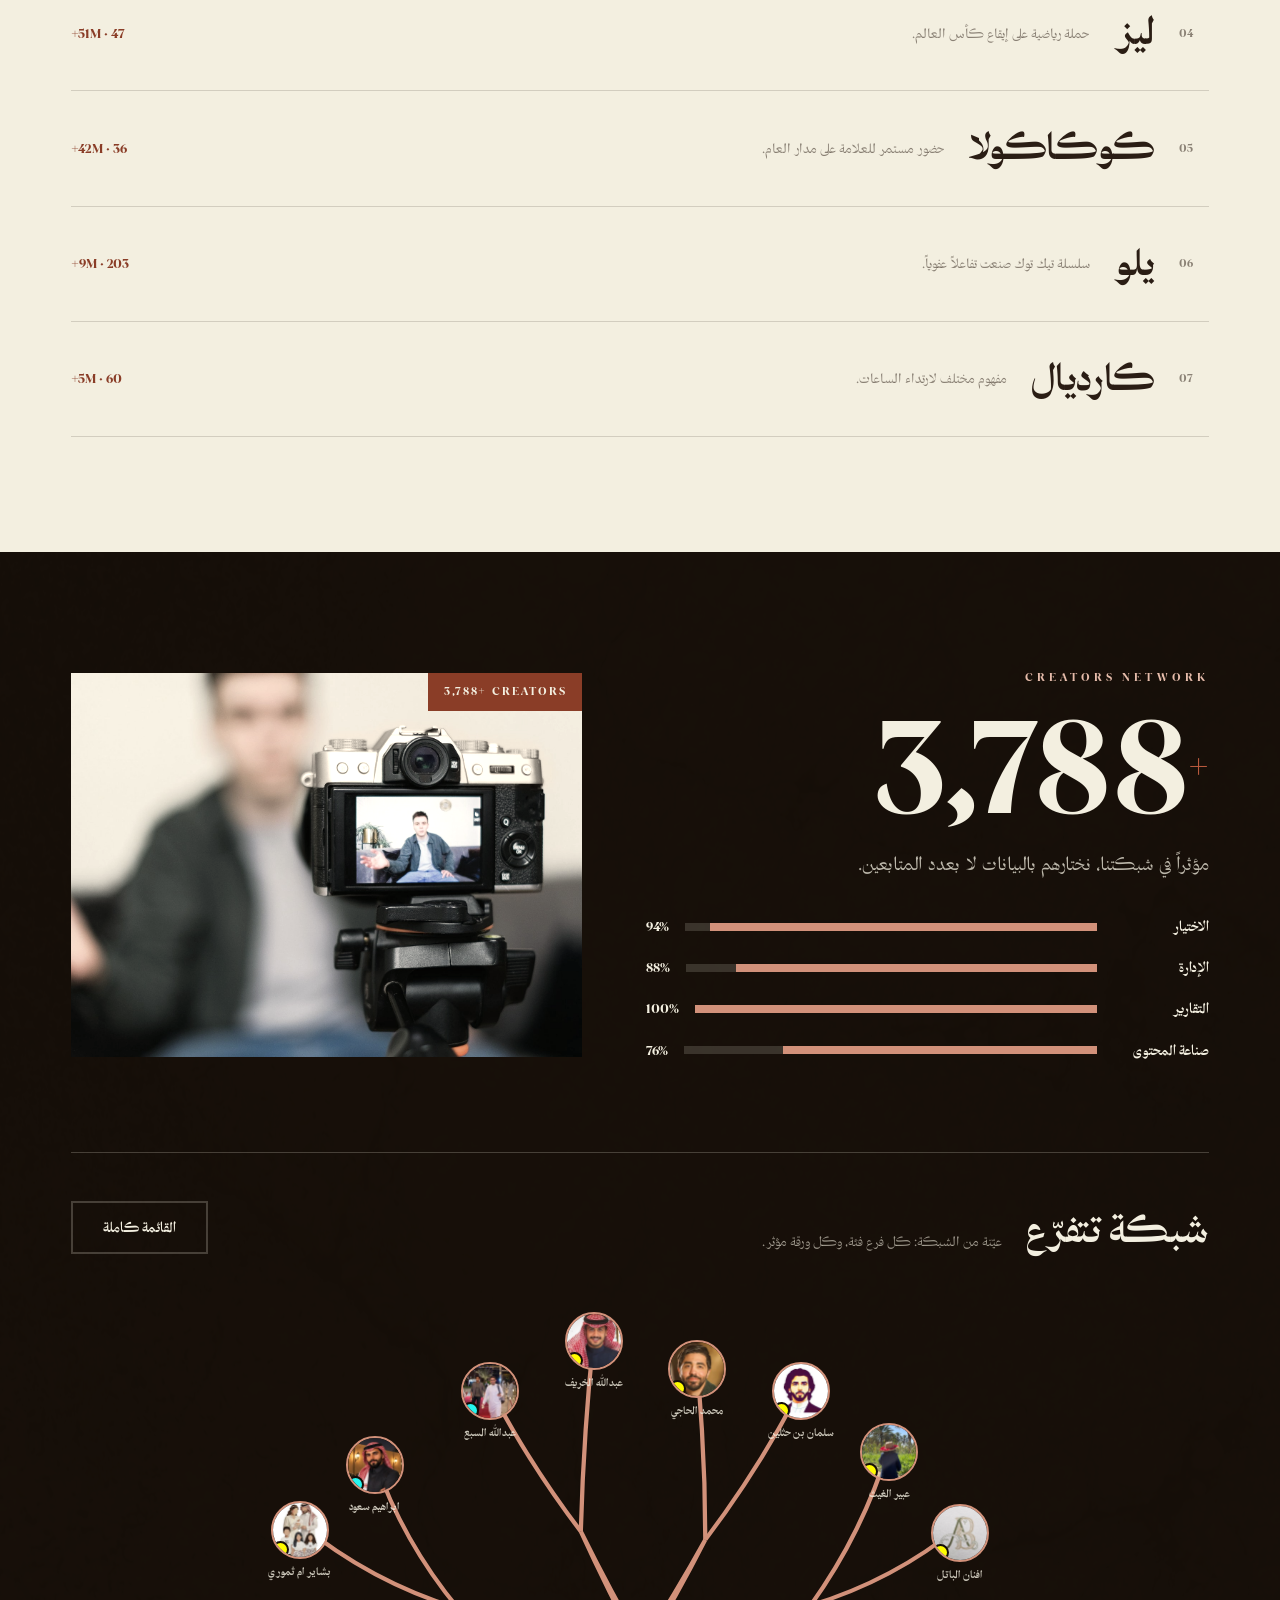
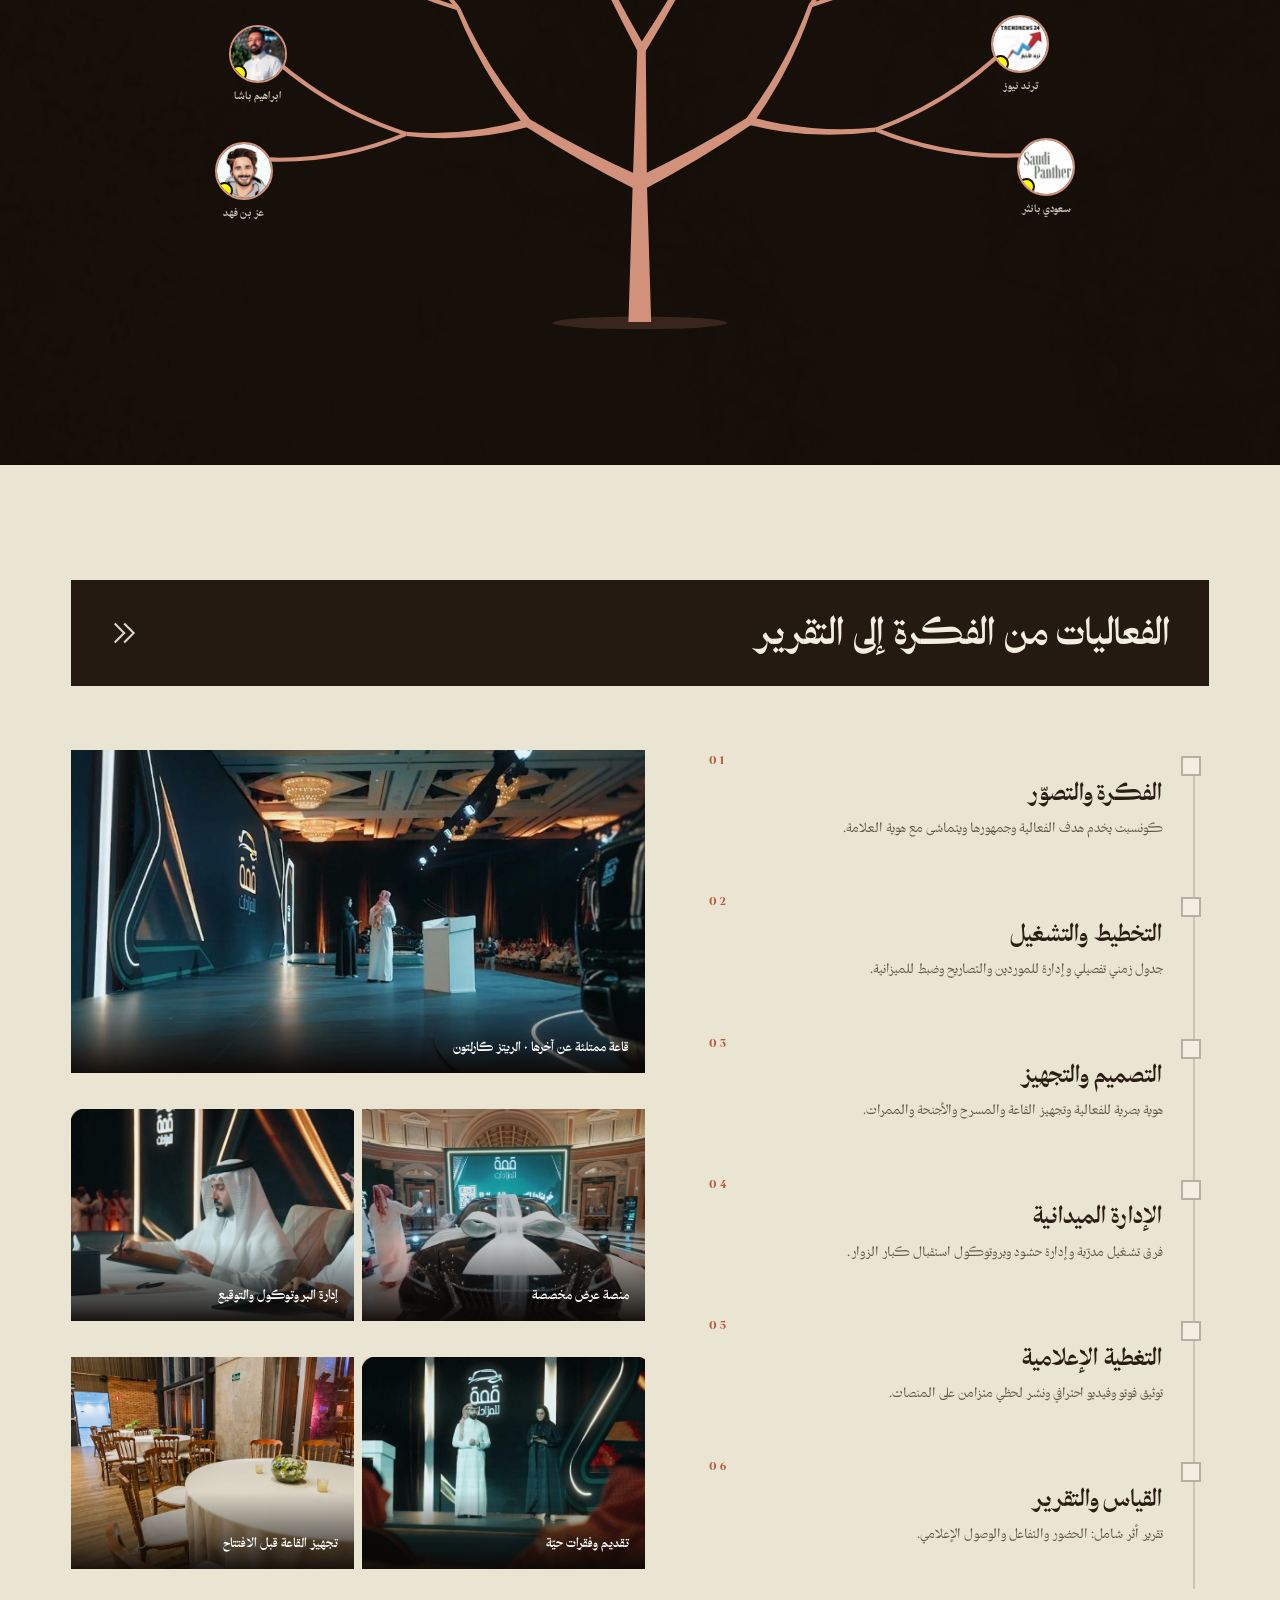
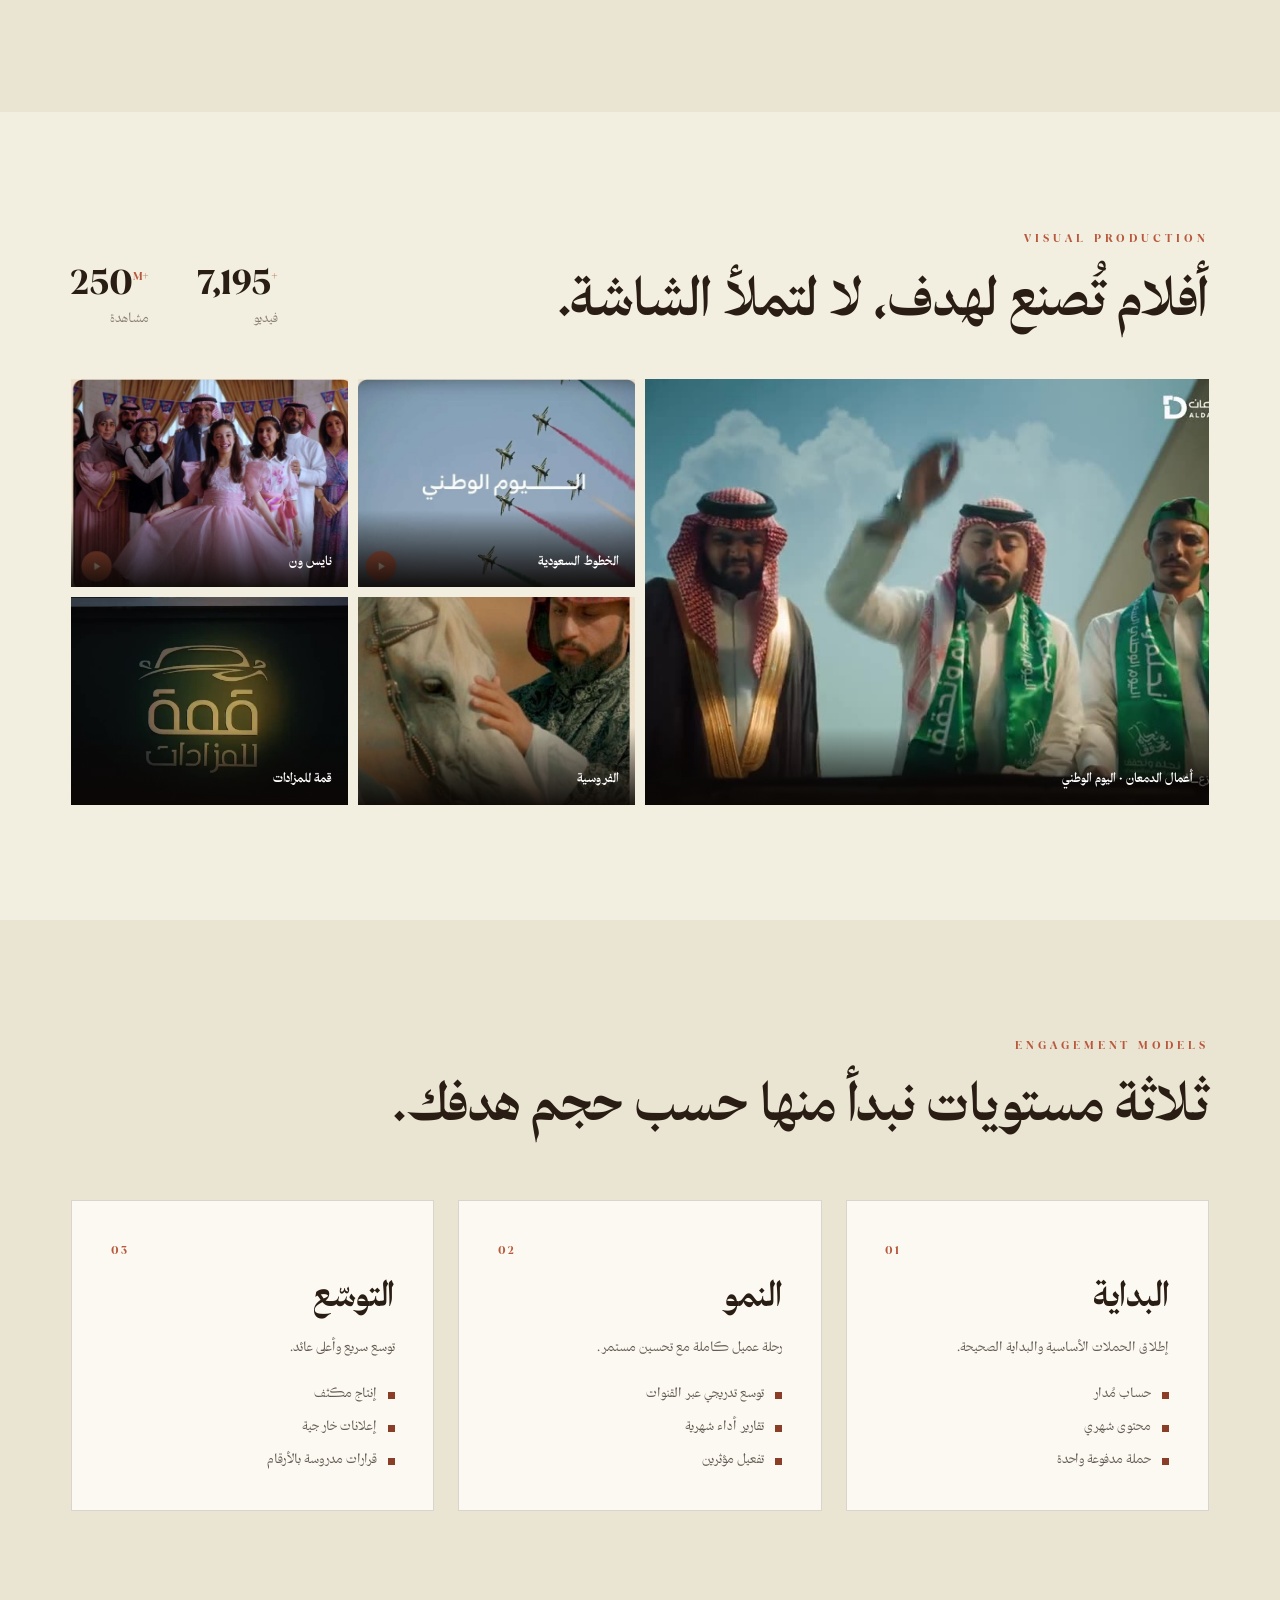
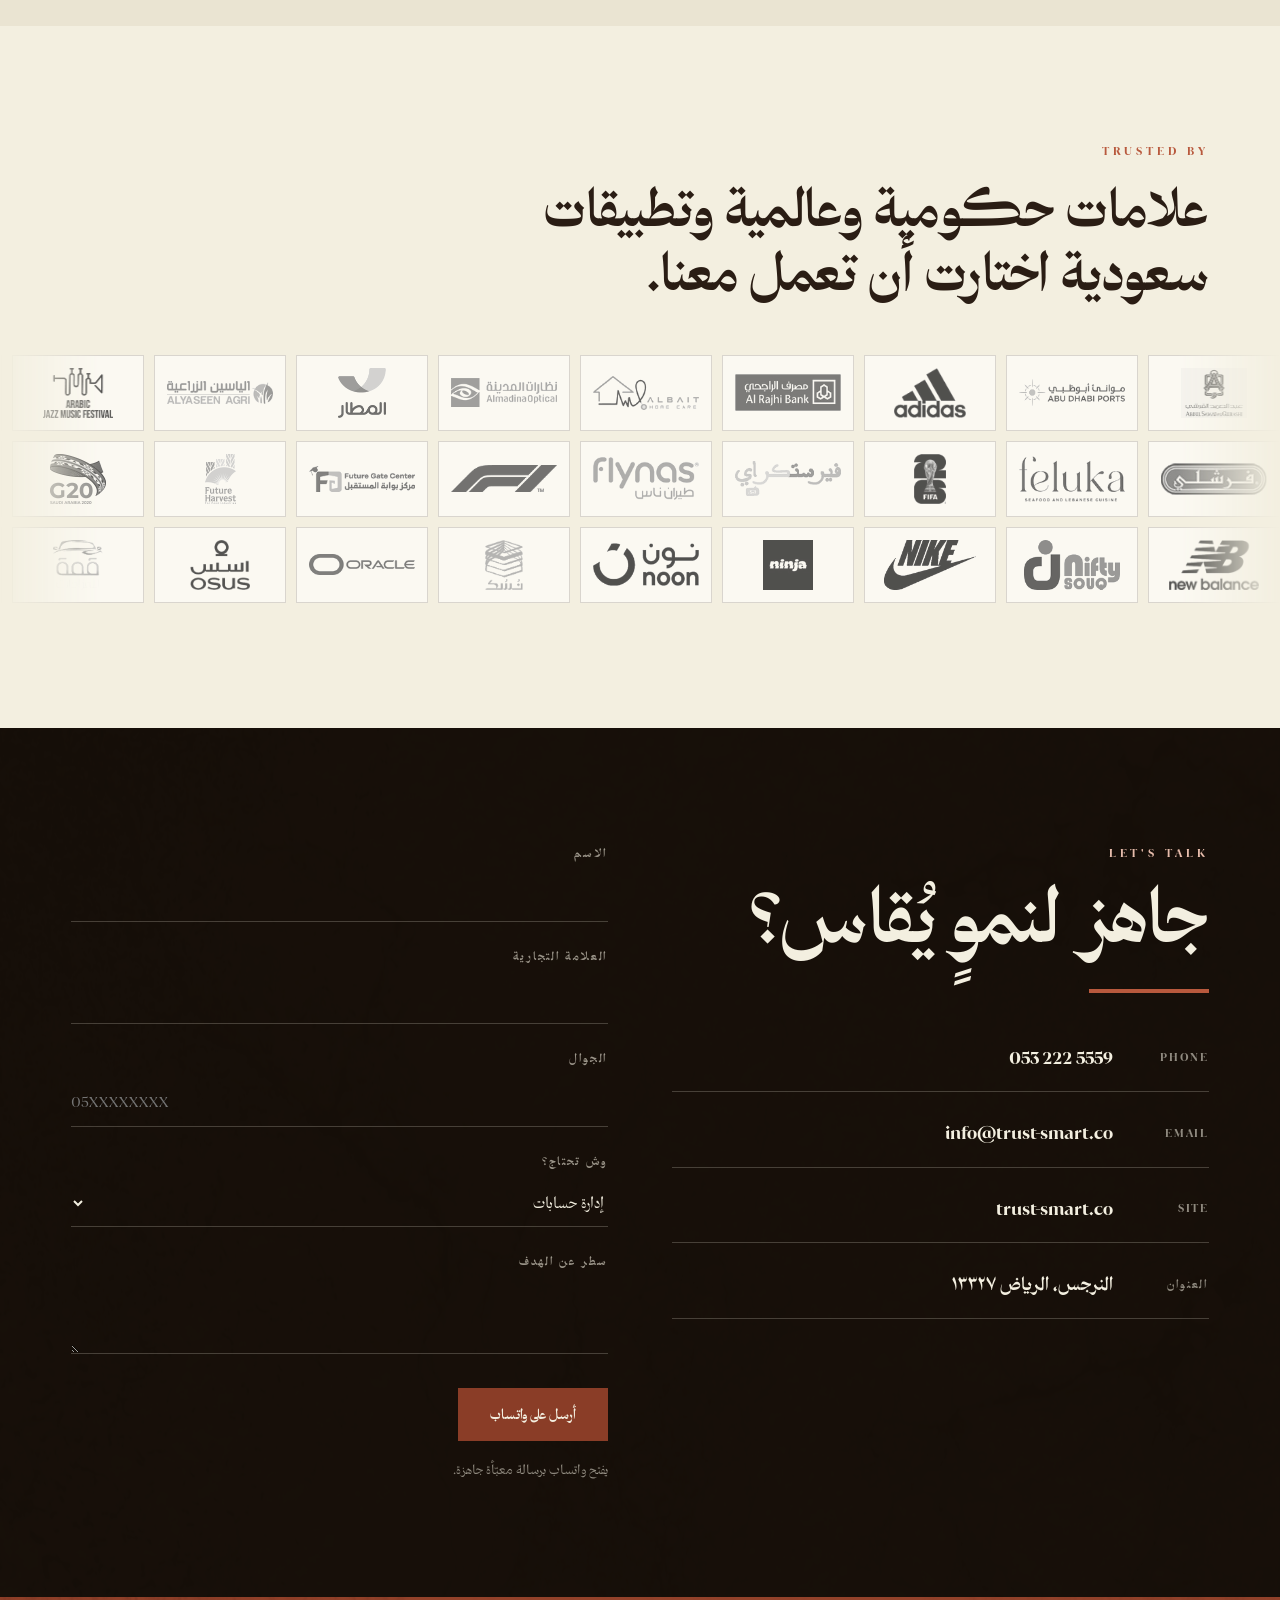
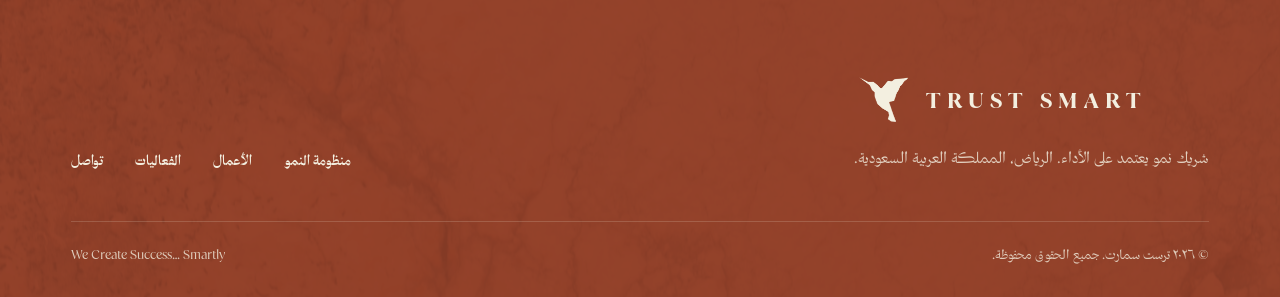
<file: site.html>
<!DOCTYPE html>
<html lang="ar" dir="rtl">
<head>
<meta charset="utf-8">
<meta name="viewport" content="width=device-width, initial-scale=1">
<title>ترست سمارت · نبني نمواً يُقاس</title>
<meta name="description" content="ترست سمارت — شريك نمو يعتمد على الأداء. استراتيجية، إنتاج، مؤثرون، إعلانات، وفعاليات. ٧٤٢ عميلاً وأكثر من عشر سنوات في السوق السعودي.">
<link rel="stylesheet" href="assets/tokens.css">
<style>
/* ═══════════════ أساسيات التخطيط ═══════════════ */
.wrap{max-width:var(--maxw);margin:0 auto;padding:0 var(--gutter)}
html,body{overflow-x:clip}
.evgrid{display:grid;grid-template-columns:1fr 1.15fr;gap:clamp(30px,5vw,80px);margin-top:var(--sp-8)}
.evgrid>*{min-width:0}
@media(max-width:900px){.evgrid{grid-template-columns:1fr;gap:var(--sp-7)}}
section{position:relative}
.sec{padding:clamp(70px,9vw,140px) 0}
.sec.paper2{background:var(--paper-2)}
.sec.dark{background:var(--dark);color:var(--paper)}
.sec.brand{background:var(--brand);color:var(--paper)}

/* ملمس الورق على كل الصفحة */
body::before{content:"";position:fixed;inset:0;z-index:9998;pointer-events:none;
  background:url('assets/img/tex-plaster.jpg') center/cover;opacity:.16;mix-blend-mode:multiply}
.sec.dark::after,.sec.brand::after{content:"";position:absolute;inset:0;pointer-events:none;
  background:url('assets/img/tex-stone.jpg') center/cover;opacity:.10;mix-blend-mode:overlay}
.sec.dark>*,.sec.brand>*{position:relative;z-index:2}

/* ═══════════════ عناصر مطبعية مشتركة ═══════════════ */
.eb{font-size:var(--fs-label);letter-spacing:.34em;font-weight:700;color:var(--brand-2);
    direction:ltr;text-align:right;display:block;margin-bottom:var(--sp-4)}
.dark .eb,.brand .eb{color:var(--c-200)}
.rule{height:1px;background:var(--line);margin:var(--sp-6) 0}
.dark .rule,.brand .rule{background:var(--line-dark)}

/* شريط العنوان (نفس شريط البروفايل) */
.band{background:var(--brand);color:var(--paper);display:flex;align-items:center;
  justify-content:space-between;padding:clamp(18px,2.4vw,30px) clamp(20px,3vw,40px);gap:var(--sp-5)}
.band.deep{background:var(--deep)}
.band h2{font-size:var(--fs-h2);font-weight:700;color:var(--paper)}
.band .orn{display:flex;gap:16px;opacity:.9;flex:none}
.band .orn svg{width:26px;height:26px}

/* بند مرقّم */
.item{position:relative;padding-top:56px;border-top:2px solid var(--brand)}
.item .mk{position:absolute;top:-2px;inset-inline-start:0;width:44px;height:44px;background:var(--brand);
  color:var(--paper);display:flex;align-items:center;justify-content:center;
  font-size:14px;font-weight:700;direction:ltr}
.item h3{font-size:var(--fs-h3);font-weight:700;margin-bottom:8px}
.item p{font-size:var(--fs-sm);line-height:1.85;color:var(--ink-2)}
.dark .item{border-color:var(--c-300)}
.dark .item p{color:rgba(243,239,224,.72)}

.btn{display:inline-flex;align-items:center;gap:12px;background:var(--brand);color:var(--paper);
  border:2px solid var(--brand);padding:14px 30px;font-weight:700;font-size:var(--fs-sm);
  cursor:pointer;transition:var(--dur) var(--ease)}
.btn:hover{background:transparent;color:var(--brand)}
.btn.ghost{background:transparent;color:var(--ink);border-color:var(--line-2)}
.btn.ghost:hover{background:var(--ink);color:var(--paper);border-color:var(--ink)}
.dark .btn.ghost{color:var(--paper);border-color:var(--line-dark)}
.dark .btn.ghost:hover{background:var(--paper);color:var(--ink)}

/* ظهور بالتمرير */
.rv{opacity:0;transform:translateY(26px);transition:opacity .8s var(--ease),transform .8s var(--ease)}
.rv.in{opacity:1;transform:none}
@media (prefers-reduced-motion:reduce){.rv{opacity:1;transform:none;transition:none}}

/* ═══════════════ الهيدر ═══════════════ */
#hdr{position:fixed;top:0;inset-inline:0;z-index:9000;transition:.4s var(--ease);
  border-bottom:1px solid transparent}
#hdr.solid{background:rgba(243,239,224,.92);backdrop-filter:blur(14px);border-bottom-color:var(--line)}
#hdr .in{max-width:var(--maxw);margin:0 auto;padding:14px var(--gutter);
  display:flex;align-items:center;justify-content:space-between;gap:var(--sp-5)}
.brandmark{display:flex;align-items:center;gap:12px;direction:ltr}
.brandmark img{width:34px}
.brandmark span{font-size:15px;letter-spacing:.24em;font-weight:700;color:var(--ink)}
.brandmark span i{color:var(--brand-2);font-style:normal}
#hdr nav{display:flex;gap:clamp(14px,2vw,30px);font-size:var(--fs-sm);font-weight:700}
#hdr nav a{position:relative;padding:6px 0;color:var(--ink-2);transition:.3s}
#hdr nav a::after{content:"";position:absolute;bottom:0;inset-inline:0;height:2px;background:var(--brand);
  transform:scaleX(0);transform-origin:right;transition:transform .35s var(--ease)}
#hdr nav a:hover{color:var(--ink)}
#hdr nav a:hover::after{transform:scaleX(1)}
.hdr-act{display:flex;align-items:center;gap:10px}
.lang{background:transparent;border:1.5px solid var(--line-2);color:var(--ink);padding:7px 14px;
  font-size:12px;font-weight:700;letter-spacing:.12em;cursor:pointer;direction:ltr;transition:.3s}
.lang:hover{background:var(--ink);color:var(--paper);border-color:var(--ink)}
.burger{display:none;background:none;border:0;cursor:pointer;padding:8px}
.burger i{display:block;width:22px;height:2px;background:var(--ink);margin:5px 0;transition:.3s}
.mobmenu{position:fixed;inset:0;background:var(--dark);z-index:8999;display:flex;flex-direction:column;
  align-items:center;justify-content:center;gap:22px;transform:translateY(-100%);transition:.5s var(--ease)}
.mobmenu.open{transform:none}
.mobmenu a{color:var(--paper);font-size:1.5rem;font-weight:700;font-family:var(--font-display)}
@media(max-width:900px){#hdr nav{display:none}.burger{display:block}}

/* ═══════════════ البطل ═══════════════ */
.hero{min-height:100svh;display:flex;align-items:center;padding:130px 0 60px;overflow:hidden}
.sheets{position:absolute;inset:0;pointer-events:none;overflow:hidden}
.sheet{position:absolute;will-change:transform;transition:transform .9s cubic-bezier(.2,.8,.3,1)}
.sheet.s1{inset-inline-start:-6%;top:8%;width:46%;height:52%;background:var(--paper-2)}
.sheet.s2{inset-inline-end:-6%;bottom:-10%;width:30%;height:44%;background:var(--c-100);opacity:.7}
.sheet.s3{inset-inline-end:-4%;top:-6%;width:38%;height:62%;background:var(--deep);opacity:.06}
.hero .wrap{position:relative;z-index:3;width:100%}
.hero h1{font-size:var(--fs-mega);font-weight:700;line-height:1.16;letter-spacing:-.02em}
.hero h1 .ln{display:block;overflow:hidden;padding-bottom:.16em;margin-bottom:-.14em}
.hero h1 .ln>span{display:block;transform:translateY(105%);animation:rise .9s var(--ease) forwards}
.hero h1 .ln:nth-child(2)>span{animation-delay:.12s}
.hero h1 .ln:nth-child(3)>span{animation-delay:.24s}
@keyframes rise{to{transform:none}}
.hero h1 mark{background:var(--brand);color:var(--paper);padding:.02em .16em;box-decoration-break:clone}
.hero .lead{font-size:var(--fs-lead);color:var(--ink-2);max-width:52ch;margin-top:var(--sp-6);
  font-weight:300;opacity:0;animation:fade 1s .5s var(--ease) forwards}
@keyframes fade{to{opacity:1}}
.hero .cta{display:flex;gap:14px;flex-wrap:wrap;margin-top:var(--sp-7);opacity:0;
  animation:fade 1s .7s var(--ease) forwards}
.heroline{position:absolute;inset-inline:0;bottom:0;background:var(--brand);color:var(--paper);
  padding:16px 0;overflow:hidden;z-index:4}
.heroline .track{display:flex;gap:52px;white-space:nowrap;animation:slide 42s linear infinite;
  font-weight:700;font-size:var(--fs-sm);letter-spacing:.05em}
.heroline .track span{display:flex;align-items:center;gap:52px}
@keyframes slide{to{transform:translateX(50%)}}

/* ═══════════════ الأرقام ═══════════════ */
.kpis{display:grid;grid-template-columns:repeat(4,1fr);gap:0;border-top:2px solid var(--brand)}
.kpi{padding:var(--sp-6) var(--sp-5);border-inline-start:1px solid var(--line)}
.kpi:first-child{border-inline-start:0}
.kpi b{display:block;font-family:var(--font-display);font-size:clamp(2.2rem,4.6vw,3.6rem);
  font-weight:700;line-height:1;direction:ltr;text-align:right}
.kpi b sup{font-size:.32em;color:var(--brand-2);vertical-align:.9em}
.kpi span{display:block;font-size:var(--fs-sm);font-weight:700;color:var(--ink-3);margin-top:10px}
@media(max-width:760px){.kpis{grid-template-columns:1fr 1fr}
  .kpi{border-top:1px solid var(--line)}.kpi:nth-child(odd){border-inline-start:0}}

/* ═══════════════ التحديات (سجل قابل للفتح) ═══════════════ */
.ledger{border-top:1px solid var(--line-dark)}
.lrow{border-bottom:1px solid var(--line-dark);cursor:pointer}
.lrow .head{display:flex;align-items:center;gap:var(--sp-5);padding:26px 0}
.lrow .n{font-size:13px;font-weight:700;color:var(--c-300);direction:ltr;flex:none;width:34px}
.lrow h3{font-size:clamp(1.15rem,2.2vw,1.8rem);font-weight:700;flex:1}
.lrow .pl{position:relative;width:26px;height:26px;flex:none}
.lrow .pl::before,.lrow .pl::after{content:"";position:absolute;background:var(--c-200);
  inset-inline:0;top:12px;height:2px;transition:.4s var(--ease)}
.lrow .pl::after{transform:rotate(90deg)}
.lrow.open .pl::after{transform:rotate(0)}
.lrow .body{max-height:0;overflow:hidden;transition:max-height .55s var(--ease)}
.lrow .body div{padding:0 0 30px calc(34px + var(--sp-5));font-size:var(--fs-body);
  color:rgba(243,239,224,.68);font-weight:300;max-width:70ch}
.lrow.open .body{max-height:280px}

/* ═══════════════ منظومة النمو (ألواح تتمدد) ═══════════════ */
.panels{display:flex;gap:6px;height:clamp(360px,46vw,480px)}
.panel{position:relative;flex:1;overflow:hidden;background:var(--deep);color:var(--paper);
  cursor:pointer;transition:flex .7s var(--ease)}
.panel.on{flex:2.6}
.panel img{position:absolute;inset:0;width:100%;height:100%;object-fit:cover;
  filter:sepia(.34) saturate(.7) brightness(.62);transition:.8s var(--ease)}
.panel.on img{filter:sepia(.24) saturate(.85) brightness(.78);transform:scale(1.04)}
.panel .pin{position:absolute;inset:auto 0 0 0;padding:26px 24px;z-index:2}
.panel .pnum{font-size:12px;font-weight:700;color:var(--c-200);direction:ltr;letter-spacing:.2em}
.panel h3{font-size:clamp(1.2rem,2vw,1.7rem);font-weight:700;margin-top:8px;
  writing-mode:vertical-rl;transform:rotate(180deg);transition:.5s var(--ease)}
.panel.on h3{writing-mode:horizontal-tb;transform:none}
.panel p{max-height:0;overflow:hidden;opacity:0;font-size:var(--fs-sm);line-height:1.8;
  color:rgba(243,239,224,.82);transition:.6s var(--ease);max-width:44ch}
.panel.on p{max-height:180px;opacity:1;margin-top:12px}
.panel::after{content:"";position:absolute;inset:0;background:linear-gradient(0deg,rgba(11,7,5,.92),rgba(11,7,5,.15))}
.panel .pin{z-index:3}
@media(max-width:820px){.panels{flex-direction:column;height:auto}
  .panel{min-height:120px}.panel.on{flex:none}
  .panel h3{writing-mode:horizontal-tb;transform:none}}

/* ═══════════════ القدرات ═══════════════ */
.caps{display:grid;grid-template-columns:repeat(4,1fr);gap:var(--sp-6) var(--sp-5)}
@media(max-width:960px){.caps{grid-template-columns:1fr 1fr}}
@media(max-width:560px){.caps{grid-template-columns:1fr}}

/* ═══════════════ الأعمال ═══════════════ */
.works{border-top:1px solid var(--line)}
.work{display:flex;align-items:center;gap:var(--sp-5);padding:clamp(20px,3vw,34px) 0;
  border-bottom:1px solid var(--line);cursor:pointer;transition:.4s var(--ease)}
.work:hover{padding-inline-start:22px}
.work .wn{font-size:12px;font-weight:700;color:var(--ink-3);direction:ltr;width:30px;flex:none}
.work h3{font-size:clamp(1.3rem,3vw,2.4rem);font-weight:700;flex:none;transition:.4s var(--ease)}
.work:hover h3{color:var(--brand)}
.work .wt{font-size:var(--fs-sm);color:var(--ink-3);flex:1}
.work .wk{font-size:var(--fs-sm);font-weight:700;color:var(--brand);direction:ltr;flex:none}
#wprev{position:fixed;top:0;left:0;width:300px;height:200px;z-index:8000;pointer-events:none;
  opacity:0;transform:translate(-50%,-50%) scale(.9);transition:opacity .35s,transform .35s;overflow:hidden}
#wprev.on{opacity:1;transform:translate(-50%,-50%) scale(1)}
#wprev img{width:100%;height:100%;object-fit:cover}
@media(max-width:820px){#wprev{display:none}.work .wt{display:none}}

/* ═══════════════ شبكة المؤثرين ═══════════════ */
.infgrid{display:grid;grid-template-columns:1.1fr 1fr;gap:clamp(30px,5vw,80px);align-items:center}
.infgrid>*{min-width:0}
@media(max-width:900px){.infgrid{grid-template-columns:1fr}}
.bigno{font-family:var(--font-display);font-size:clamp(4rem,12vw,9rem);font-weight:700;
  line-height:.9;direction:ltr;text-align:right}
.bigno sup{font-size:.26em;color:var(--brand-2);vertical-align:.9em}
.bars{display:grid;gap:var(--sp-4);margin-top:var(--sp-6)}
.bar{display:grid;grid-template-columns:96px 1fr auto;align-items:center;gap:var(--sp-4);font-size:var(--fs-sm);font-weight:700}
.bar .t{height:8px;background:var(--line);position:relative;overflow:hidden}
.bar .t i{position:absolute;inset-block:0;inset-inline-start:0;width:0;background:var(--brand);
  transition:width 1.4s var(--ease)}
.dark .bar .t{background:rgba(243,239,224,.16)}
.dark .bar .t i{background:var(--c-300)}
.infshot{position:relative;overflow:hidden;aspect-ratio:4/3}
.infshot img{width:100%;height:100%;object-fit:cover;filter:sepia(.28) saturate(.78) contrast(1.05)}
.infshot .tag{position:absolute;inset-inline-end:0;top:0;background:var(--brand);color:var(--paper);
  padding:8px 16px;font-size:12px;font-weight:700;letter-spacing:.16em;direction:ltr}

/* ═══════════════ شجرة المؤثرين ═══════════════ */
.treehead{display:flex;align-items:flex-end;justify-content:space-between;gap:var(--sp-5);
  flex-wrap:wrap;margin:clamp(50px,7vw,90px) 0 var(--sp-6);
  padding-top:var(--sp-7);border-top:1px solid var(--line-dark)}
.treehead h3{font-size:var(--fs-h2);font-weight:700;color:var(--paper)}
.treehead p{font-size:var(--fs-sm);color:rgba(243,239,224,.6);flex:1;min-width:220px}
.tree{position:relative;width:100%;aspect-ratio:1200/700;--av:58px}
.tree svg{position:absolute;inset:0;width:100%;height:100%;overflow:visible}
.tree svg path{fill:var(--c-300)}
.tree svg .soil{fill:rgba(210,145,122,.18)}
.tree svg .branches{transform:scaleY(.03);transform-box:fill-box;transform-origin:50% 100%;
  transition:transform 1.25s cubic-bezier(.2,.75,.25,1)}
.tree.in svg .branches{transform:scaleY(1)}
.leaves{position:absolute;inset:0}
.leaf{position:absolute;transform:translate(-50%,calc(var(--av)/-2));text-align:center;width:106px;
  opacity:0;transition:opacity .6s var(--ease);cursor:pointer}
.tree.in .leaf{opacity:1;animation:sway 5s ease-in-out infinite alternate}
.leaf i{display:block;width:var(--av);height:var(--av);margin:0 auto 6px;border-radius:50%;overflow:hidden;
  border:2px solid var(--c-300);background:var(--e-700);transition:.4s var(--ease);position:relative}
.leaf i img{width:100%;height:100%;object-fit:cover}
.leaf i::after{content:"";position:absolute;inset-inline-end:-1px;bottom:-1px;width:13px;height:13px;
  border-radius:50%;border:2px solid var(--dark)}
.leaf.snap i::after{background:#FFFC00}
.leaf.tiktok i::after{background:#25F4EE}
.leaf b{display:block;font-size:11px;font-weight:700;line-height:1.35;color:rgba(243,239,224,.82);
  text-wrap:balance}
.leaf:hover{z-index:5;animation-play-state:paused}
.leaf:hover i{transform:scale(1.22);border-color:var(--paper)}
.leaf:hover b{color:var(--paper)}
@keyframes sway{from{transform:translate(-50%,calc(var(--av)/-2)) rotate(-1.5deg)}
                  to{transform:translate(-50%,calc(var(--av)/-2 - 7px)) rotate(1.5deg)}}
@media (prefers-reduced-motion:reduce){.tree.in .leaf{animation:none}}
@media(max-width:900px){.tree{aspect-ratio:1200/800;--av:48px}.leaf{width:82px}
  .leaf b{font-size:10px}.leaf.alt{display:none}}

.roster{max-height:0;overflow:hidden;transition:max-height .7s var(--ease)}
.roster.open{max-height:2600px}
.rgrid{display:grid;grid-template-columns:repeat(auto-fill,minmax(190px,1fr));gap:2px;
  margin-top:var(--sp-7);border-top:1px solid var(--line-dark)}
.rcard{display:flex;align-items:center;gap:12px;padding:14px 12px;background:rgba(243,239,224,.04);
  transition:.35s var(--ease)}
.rcard:hover{background:rgba(243,239,224,.12)}
.rcard img{width:40px;height:40px;border-radius:50%;object-fit:cover;flex:none;background:var(--e-700)}
.rcard div{min-width:0}
.rcard b{display:block;font-size:13px;font-weight:700;color:var(--paper);white-space:nowrap;
  overflow:hidden;text-overflow:ellipsis}
.rcard span{display:block;font-size:11px;color:rgba(243,239,224,.5);direction:ltr;text-align:right;
  white-space:nowrap;overflow:hidden;text-overflow:ellipsis}

/* ═══════════════ المنهجية (خط زمني يُرسم) ═══════════════ */
.track{position:relative;padding-inline-start:46px}
.track .rail,.track .fill{position:absolute;inset-inline-start:14px;top:8px;bottom:8px;width:2px}
.track .rail{background:var(--line)}
.track .fill{background:var(--brand);transform-origin:top;transform:scaleY(0);transition:transform .2s linear}
.dark .track .rail{background:var(--line-dark)}
.dark .track .fill{background:var(--c-300)}
.step{position:relative;padding:0 0 clamp(30px,4vw,52px)}
.step::before{content:"";position:absolute;inset-inline-start:-38px;top:6px;width:16px;height:16px;
  background:var(--paper);border:2px solid var(--line-2);transition:.4s}
.dark .step::before{background:var(--dark);border-color:var(--line-dark)}
.step.hit::before{background:var(--brand);border-color:var(--brand)}
.step .sn{font-size:12px;font-weight:700;color:var(--brand-2);direction:ltr;letter-spacing:.2em}
.step h3{font-size:var(--fs-h3);font-weight:700;margin:6px 0 8px}
.step p{font-size:var(--fs-sm);color:var(--ink-2);max-width:62ch}
.dark .step p{color:rgba(243,239,224,.7)}

/* ═══════════════ معرض ═══════════════ */
.gal{display:grid;grid-template-columns:repeat(4,1fr);gap:10px}
.gal figure{position:relative;margin:0;overflow:hidden;aspect-ratio:4/3;background:var(--dark)}
.gal figure:first-child{grid-column:span 2;grid-row:span 2;aspect-ratio:auto}
.gal.compact{grid-template-columns:1fr 1fr;gap:8px}
.gal.compact figure{aspect-ratio:4/3}
.gal.compact figure:first-child{grid-column:span 2;grid-row:auto;aspect-ratio:16/9}
.gal img{width:100%;height:100%;object-fit:cover;transition:.7s var(--ease)}
.gal figure:hover img{transform:scale(1.06)}
.gal figcaption{position:absolute;inset:auto 0 0 0;padding:40px 16px 14px;font-size:13px;
  font-weight:700;color:#fff;background:linear-gradient(0deg,rgba(11,7,5,.92),transparent)}
@media(max-width:820px){.gal{grid-template-columns:1fr 1fr}.gal figure:first-child{grid-column:span 2;grid-row:auto}}

/* ═══════════════ نماذج التعاون ═══════════════ */
.models{display:grid;grid-template-columns:repeat(3,1fr);gap:var(--sp-5)}
@media(max-width:820px){.models{grid-template-columns:1fr}}
.model{border:1px solid var(--line);padding:clamp(26px,3vw,40px);background:var(--paper-3);
  transition:.45s var(--ease);position:relative;overflow:hidden}
.model:hover{background:var(--brand);color:var(--paper);transform:translateY(-6px);box-shadow:var(--sh-3)}
.model .mn{font-size:12px;font-weight:700;color:var(--brand-2);direction:ltr;letter-spacing:.2em}
.model:hover .mn{color:var(--c-100)}
.model h3{font-size:clamp(1.6rem,3vw,2.2rem);font-weight:700;margin:14px 0 16px}
.model p{font-size:var(--fs-sm);color:var(--ink-2);line-height:1.85}
.model:hover p{color:rgba(243,239,224,.86)}
.model ul{list-style:none;padding:0;margin:20px 0 0;font-size:var(--fs-sm);display:grid;gap:8px}
.model li{padding-inline-start:18px;position:relative;color:var(--ink-2)}
.model li::before{content:"";position:absolute;inset-inline-start:0;top:12px;width:7px;height:7px;background:var(--brand)}
.model:hover li{color:rgba(243,239,224,.86)}
.model:hover li::before{background:var(--c-100)}

/* ═══════════════ جدار العملاء ═══════════════ */
.wallrow{display:flex;gap:10px;margin-bottom:10px;overflow:hidden;mask-image:linear-gradient(90deg,transparent,#000 8%,#000 92%,transparent)}
.wallrow .rw{display:flex;gap:10px;flex:none;animation:mv 70s linear infinite}
.wallrow.rev .rw{animation-direction:reverse}
@keyframes mv{to{transform:translateX(-50%)}}
.wallrow .lg{width:132px;height:76px;background:var(--paper-3);border:1px solid var(--line);
  display:flex;align-items:center;justify-content:center;flex:none;padding:12px;transition:.4s}
.wallrow .lg:hover{background:var(--paper);border-color:var(--brand)}
.wallrow .lg img{max-width:100%;max-height:100%;object-fit:contain;filter:grayscale(1) opacity(.68);transition:.4s}
.wallrow .lg:hover img{filter:none}

/* ═══════════════ تواصل ═══════════════ */
.cgrid{display:grid;grid-template-columns:1fr 1fr;gap:clamp(30px,5vw,80px)}
.cgrid>*{min-width:0}
@media(max-width:900px){.cgrid{grid-template-columns:1fr}}
.field{margin-bottom:var(--sp-5)}
.field label{display:block;font-size:12px;font-weight:700;letter-spacing:.14em;
  color:rgba(243,239,224,.6);margin-bottom:8px}
.field input,.field textarea,.field select{width:100%;background:transparent;color:var(--paper);
  border:0;border-bottom:1px solid var(--line-dark);padding:12px 0;font-family:inherit;
  font-size:var(--fs-body);transition:.3s}
.field input:focus,.field textarea:focus,.field select:focus{outline:0;border-bottom-color:var(--c-300)}
.field select option{background:var(--dark)}
.cinfo{display:grid;gap:var(--sp-5)}
.cline{display:flex;align-items:center;gap:16px;padding-bottom:16px;border-bottom:1px solid var(--line-dark)}
.cline .k{font-size:12px;font-weight:700;letter-spacing:.14em;color:rgba(243,239,224,.55);width:80px;flex:none}
.cline .v{font-size:var(--fs-lead);font-weight:700}

/* ═══════════════ الفوتر ═══════════════ */
footer{background:var(--brand);color:var(--paper);padding:clamp(50px,6vw,80px) 0 30px;position:relative}
footer::after{content:"";position:absolute;inset:0;pointer-events:none;
  background:url('assets/img/tex-stone.jpg') center/cover;opacity:.1;mix-blend-mode:overlay}
footer .in{position:relative;z-index:2}
.fgrid{display:flex;justify-content:space-between;align-items:flex-end;gap:var(--sp-6);flex-wrap:wrap}
.fbot{margin-top:var(--sp-7);padding-top:20px;border-top:1px solid var(--line-dark);
  display:flex;justify-content:space-between;gap:20px;flex-wrap:wrap;font-size:var(--fs-sm);opacity:.8}

#bar{position:fixed;top:0;inset-inline-start:0;height:3px;background:var(--brand);z-index:9999;width:0}
</style>
</head>
<body>

<div id="bar"></div>

<!-- ═══════════════ الهيدر ═══════════════ -->
<header id="hdr">
  <div class="in">
    <a href="#top" class="brandmark">
      <img src="assets/brand/bird-src.png" alt="ترست سمارت">
      <span>TRUST <i>SMART</i></span>
    </a>
    <nav>
      <a href="#numbers" data-en="Impact">الأثر</a>
      <a href="#engine" data-en="Growth">منظومة النمو</a>
      <a href="#caps" data-en="Capabilities">القدرات</a>
      <a href="#work" data-en="Work">الأعمال</a>
      <a href="#events" data-en="Events">الفعاليات</a>
      <a href="#models" data-en="Models">نماذج التعاون</a>
      <a href="#contact" data-en="Contact">تواصل</a>
    </nav>
    <div class="hdr-act">
      <button class="lang" id="langBtn">EN</button>
      <button class="burger" id="burger" aria-label="القائمة"><i></i><i></i><i></i></button>
    </div>
  </div>
</header>
<div class="mobmenu" id="mobmenu">
  <a href="#numbers" data-en="Impact">الأثر</a>
  <a href="#engine" data-en="Growth">منظومة النمو</a>
  <a href="#caps" data-en="Capabilities">القدرات</a>
  <a href="#work" data-en="Work">الأعمال</a>
  <a href="#events" data-en="Events">الفعاليات</a>
  <a href="#models" data-en="Models">نماذج التعاون</a>
  <a href="#contact" data-en="Contact">تواصل</a>
</div>

<!-- ═══════════════ البطل ═══════════════ -->
<section class="hero" id="top">
  <div class="sheets" id="sheets">
    <i class="sheet s1"></i><i class="sheet s2"></i><i class="sheet s3"></i>
  </div>
  <div class="wrap">
    <span class="eb">PERFORMANCE-DRIVEN GROWTH PARTNER</span>
    <h1>
      <span class="ln"><span data-en="We build">نبني</span></span>
      <span class="ln"><span><mark data-en="growth">نمواً</mark></span></span>
      <span class="ln"><span data-en="can be measured">يُقاس</span></span>
    </h1>
    <p class="lead" data-en="Not a traditional shop. We plan like strategists, think like creatives, execute like partners — and measure, because numbers are the referee.">
      ما نشتغل بالطريقة التقليدية. نخطط كاستراتيجيين، ونفكر كمبدعين، وننفذ كشركاء،
      ونقيس لأن الأرقام هي الحكم.
    </p>
    <div class="cta">
      <a href="#contact" class="btn" data-en="Start a project">ابدأ مشروعك</a>
      <a href="#work" class="btn ghost" data-en="See the work">شوف الأعمال</a>
    </div>
  </div>
  <div class="heroline">
    <div class="track"><span id="hl1"></span><span id="hl2"></span></div>
  </div>
</section>

<!-- ═══════════════ الأرقام ═══════════════ -->
<section class="sec" id="numbers">
  <div class="wrap">
    <span class="eb">BY THE NUMBERS</span>
    <h2 style="font-size:var(--fs-h1);max-width:22ch;margin-bottom:var(--sp-7)"
        data-en="Ten years in the Saudi market, and the record speaks in numbers">
      عشر سنوات في السوق السعودي، والسجل يتكلم بالأرقام.
    </h2>
    <div class="kpis rv">
      <div class="kpi"><b data-c="742">0<sup>+</sup></b><span data-en="clients">عميل</span></div>
      <div class="kpi"><b data-c="408">0<sup>+</sup></b><span data-en="projects">مشروع</span></div>
      <div class="kpi"><b data-c="43">0<sup>+</sup></b><span data-en="sectors">قطاع</span></div>
      <div class="kpi"><b data-c="10">0</b><span data-en="years">سنوات خبرة</span></div>
      <div class="kpi"><b data-c="12437">0<sup>+</sup></b><span data-en="paid ads">إعلان مدفوع</span></div>
      <div class="kpi"><b data-c="904">0<sup>+</sup></b><span data-en="paid campaigns">حملة مدفوعة</span></div>
      <div class="kpi"><b data-c="7195">0<sup>+</sup></b><span data-en="videos produced">فيديو مُنتج</span></div>
      <div class="kpi"><b data-c="250">0<sup>M+</sup></b><span data-en="views">مشاهدة</span></div>
    </div>
  </div>
</section>

<!-- ═══════════════ التحديات ═══════════════ -->
<section class="sec dark" id="problems">
  <div class="wrap">
    <span class="eb">THE PROBLEM</span>
    <h2 style="font-size:var(--fs-h1);max-width:24ch;color:var(--paper);margin-bottom:var(--sp-6)"
        data-en="Most companies spend on marketing without a real result. Four problems we see in every market.">
      أكثر الشركات تصرف على التسويق بدون نتيجة حقيقية. أربع مشكلات نراها في كل سوق، ولكل واحدة حل مقاس.
    </h2>
    <div class="ledger rv">
      <div class="lrow"><div class="head"><span class="n">01</span>
        <h3 data-en="Content with no measurement">محتوى بدون قياس أداء</h3><span class="pl"></span></div>
        <div class="body"><div data-en="Posts published with no indicators and no reports — nobody knows which post sold and which one just burned budget. We attach a measurable goal to every piece.">
          محتوى يُنشر بلا مؤشرات ولا تقارير، فلا أحد يعرف أي منشور باع وأيّهم استهلك ميزانية.
          نربط كل قطعة محتوى بهدف يُقاس.</div></div></div>
      <div class="lrow"><div class="head"><span class="n">02</span>
        <h3 data-en="No marketing plan">غياب خطة تسويقية</h3><span class="pl"></span></div>
        <div class="body"><div data-en="Scattered decisions made per occasion, with no objectives, no budget split and no conscious channel choice. We start from the plan, not the post.">
          قرارات متفرقة حسب المناسبة، بلا أهداف ولا توزيع ميزانية ولا اختيار واعٍ للقنوات.
          نبدأ من الخطة لا من المنشور.</div></div></div>
      <div class="lrow"><div class="head"><span class="n">03</span>
        <h3 data-en="Engagement without sales">تفاعل بدون مبيعات</h3><span class="pl"></span></div>
        <div class="body"><div data-en="High reach and view counts that never turn into an order, a download or a branch visit. We design the path all the way to purchase.">
          أرقام وصول ومشاهدات عالية لا تتحول إلى طلب أو تحميل أو زيارة فرع.
          نصمم المسار كامل إلى الشراء.</div></div></div>
      <div class="lrow"><div class="head"><span class="n">04</span>
        <h3 data-en="Cost per result too high">تكلفة النتيجة عالية</h3><span class="pl"></span></div>
        <div class="body"><div data-en="Broad targeting and untested creative inflate the cost of a single result. We test, cut and lower it week after week.">
          استهداف واسع وإبداع غير مُختبر يرفعان تكلفة النتيجة الواحدة بلا داعٍ.
          نجرب ونحذف ونخفّضها أسبوعاً بعد أسبوع.</div></div></div>
    </div>
  </div>
</section>

<!-- ═══════════════ منظومة النمو ═══════════════ -->
<section class="sec" id="engine">
  <div class="wrap">
    <div class="band"><h2 data-en="The growth engine">منظومة النمو</h2>
      <div class="orn"><svg viewBox="0 0 44 44"><use href="#o-star"/></svg><svg viewBox="0 0 44 44"><use href="#o-chev"/></svg></div>
    </div>
    <p style="font-size:var(--fs-lead);max-width:60ch;margin:var(--sp-6) 0 var(--sp-7);color:var(--ink-2)"
       data-en="Growth is not a campaign, it is a system. Four stages, each with a clear goal and a result we can measure.">
      النمو ليس حملة، إنه منظومة. أربع مراحل لكل واحدة هدف واضح ونتيجة نستطيع أن نقيسها.
    </p>
    <div class="panels rv" id="panels">
      <div class="panel on"><img src="assets/img/her-alley.jpg" alt="">
        <div class="pin"><div class="pnum">01 · AWARENESS</div><h3 data-en="Awareness">الوعي</h3>
          <p data-en="We push the brand into attention with content, production, ads and creator presence that make a first impression big enough to notice.">
          نُدخل العلامة إلى الانتباه بمحتوى وإنتاج وإعلانات وحضور مؤثرين يصنع أول انطباع بحجم يُلاحظ.</p></div></div>
      <div class="panel"><img src="assets/img/her-village.jpg" alt="">
        <div class="pin"><div class="pnum">02 · TRUST</div><h3 data-en="Trust">بناء الثقة</h3>
          <p data-en="The right voices, real stories and smart repetition make the brand familiar and credible to its audience.">
          أصوات مناسبة وقصص حقيقية وتكرار ذكي يجعل العلامة مألوفة وموثوقة عند جمهورها.</p></div></div>
      <div class="panel"><img src="assets/img/riyadh-night-grid.jpg" alt="">
        <div class="pin"><div class="pnum">03 · CONVERSION</div><h3 data-en="Conversion">الشراء</h3>
          <p data-en="Precisely targeted paid campaigns and clear journeys that end in a download, an order or a purchase.">
          حملات مدفوعة دقيقة الاستهداف ومسارات واضحة تنتهي بتحميل أو طلب أو شراء.</p></div></div>
      <div class="panel"><img src="assets/img/her-najdi-door.jpg" alt="">
        <div class="pin"><div class="pnum">04 · LOYALTY</div><h3 data-en="Loyalty">الولاء</h3>
          <p data-en="Daily account management and continuous optimisation keep the customer close after the first purchase.">
          إدارة يومية للحسابات وتحسين مستمر يبقي العميل قريباً بعد أول عملية شراء.</p></div></div>
    </div>
  </div>
</section>

<!-- ═══════════════ القدرات ═══════════════ -->
<section class="sec paper2" id="caps">
  <div class="wrap">
    <span class="eb">CAPABILITIES</span>
    <h2 style="font-size:var(--fs-h1);max-width:20ch;margin-bottom:var(--sp-8)"
        data-en="Everything growth needs, under one roof">كل ما يحتاجه النمو، تحت سقف واحد.</h2>
    <div class="caps rv">
      <div class="item"><div class="mk">01</div><h3 data-en="Strategy &amp; analytics">الاستراتيجية والتحليل</h3>
        <p data-en="A full marketing plan, number analysis and result tracking.">خطة تسويق كاملة · تحليل أرقام · متابعة نتائج</p></div>
      <div class="item"><div class="mk">02</div><h3 data-en="Creative production">الإنتاج الإبداعي</h3>
        <p data-en="Real content and ads built to sell.">محتوى واقعي · إعلانات تبيع</p></div>
      <div class="item"><div class="mk">03</div><h3 data-en="Influencer marketing">التسويق عبر المؤثرين</h3>
        <p data-en="Precise selection, tangible results.">اختيار دقيق · نتائج ملموسة</p></div>
      <div class="item"><div class="mk">04</div><h3 data-en="Paid campaigns">الحملات الإعلانية</h3>
        <p style="direction:ltr;text-align:right">Google · Meta · TikTok · Snapchat</p></div>
      <div class="item"><div class="mk">05</div><h3 data-en="Out-of-home">الإعلانات الخارجية</h3>
        <p data-en="Direct relations, strategic locations.">علاقات مباشرة · مواقع استراتيجية</p></div>
      <div class="item"><div class="mk">06</div><h3 data-en="Brand identity">تصميم الهويات</h3>
        <p data-en="A complete visual identity guide.">دليل هوية بصرية كامل</p></div>
      <div class="item"><div class="mk">07</div><h3 data-en="Events &amp; initiatives">الفعاليات والمبادرات</h3>
        <p data-en="Full organisation and media coverage.">تنظيم كامل · تغطية إعلامية</p></div>
      <div class="item"><div class="mk">08</div><h3 data-en="Social management">إدارة حسابات التواصل</h3>
        <p data-en="Content plan, publishing, engagement.">خطة محتوى · نشر · تفاعل</p></div>
    </div>
  </div>
</section>

<!-- ═══════════════ الأعمال ═══════════════ -->
<section class="sec" id="work">
  <div class="wrap">
    <span class="eb">SELECTED WORK</span>
    <h2 style="font-size:var(--fs-h1);max-width:22ch;margin-bottom:var(--sp-7)"
        data-en="Client stories, told in results">قصص عملائنا، مروية بالنتائج.</h2>
    <div class="works rv" id="works">
      <div class="work" data-img="assets/img/jazi.jpg"><span class="wn">01</span><h3 data-en="Jazi">جازي</h3>
        <span class="wt" data-en="From a clothing app to #1 on the App Store — a wide creator campaign and non-stop content.">من تطبيق ملابس إلى المرتبة الأولى في متجر التطبيقات، عبر حملة مؤثرين واسعة وإنتاج متواصل.</span>
        <span class="wk">+56M · #1</span></div>
      <div class="work" data-img="assets/img/keeta.jpg"><span class="wn">02</span><h3 data-en="Keeta">كيتا</h3>
        <span class="wt" data-en="Seven consecutive campaigns with a hand-picked creator network took the app to the top of the food ranking.">سبع حملات متتالية مع شبكة مؤثرين مختارة رفعت التطبيق إلى صدارة تصنيف المطاعم.</span>
        <span class="wk">+170M · #1</span></div>
      <div class="work" data-img="assets/img/mojaz.jpg"><span class="wn">03</span><h3 data-en="Mojaz">موجز</h3>
        <span class="wt" data-en="An interactive Ramadan campaign across three major cities.">حملة رمضانية تفاعلية عبر ثلاث مدن رئيسية.</span>
        <span class="wk">+353M · 114</span></div>
      <div class="work" data-img="assets/img/lays.jpg"><span class="wn">04</span><h3 data-en="Lay's">ليز</h3>
        <span class="wt" data-en="A sports campaign riding the World Cup rhythm.">حملة رياضية على إيقاع كأس العالم.</span>
        <span class="wk">+51M · 47</span></div>
      <div class="work" data-img="assets/img/cocacola.jpg"><span class="wn">05</span><h3 data-en="Coca-Cola">كوكاكولا</h3>
        <span class="wt" data-en="Year-round presence for the brand.">حضور مستمر للعلامة على مدار العام.</span>
        <span class="wk">+42M · 36</span></div>
      <div class="work" data-img="assets/img/yelo.jpg"><span class="wn">06</span><h3 data-en="Yelo">يلو</h3>
        <span class="wt" data-en="A TikTok series that created spontaneous engagement.">سلسلة تيك توك صنعت تفاعلاً عفوياً.</span>
        <span class="wk">+9M · 203</span></div>
      <div class="work" data-img="assets/img/cardial.jpg"><span class="wn">07</span><h3 data-en="Cardial">كارديال</h3>
        <span class="wt" data-en="A different way of thinking about wearing a watch.">مفهوم مختلف لارتداء الساعات.</span>
        <span class="wk">+5M · 60</span></div>
    </div>
  </div>
</section>
<div id="wprev"><img src="assets/img/jazi.jpg" alt=""></div>

<!-- ═══════════════ المؤثرون ═══════════════ -->
<section class="sec dark" id="creators">
  <div class="wrap">
    <div class="infgrid rv">
      <div>
        <span class="eb">CREATORS NETWORK</span>
        <div class="bigno"><span data-c="3788">0</span><sup>+</sup></div>
        <p style="font-size:var(--fs-lead);color:rgba(243,239,224,.75);margin-top:14px"
           data-en="creators in our network — picked by data, not by follower count.">
          مؤثراً في شبكتنا، نختارهم بالبيانات لا بعدد المتابعين.
        </p>
        <div class="bars" id="bars">
          <div class="bar"><span data-en="Selection">الاختيار</span><span class="t"><i data-w="94"></i></span><b>94%</b></div>
          <div class="bar"><span data-en="Management">الإدارة</span><span class="t"><i data-w="88"></i></span><b>88%</b></div>
          <div class="bar"><span data-en="Reporting">التقارير</span><span class="t"><i data-w="100"></i></span><b>100%</b></div>
          <div class="bar"><span data-en="Creator content">صناعة المحتوى</span><span class="t"><i data-w="76"></i></span><b>76%</b></div>
        </div>
      </div>
      <div class="infshot">
        <img src="assets/img/creator-filming.jpg" alt="">
        <span class="tag">3,788+ CREATORS</span>
      </div>
    </div>

    <!-- شجرة المؤثرين -->
    <div class="treehead rv">
      <h3 data-en="A network that branches out">شبكة تتفرّع</h3>
      <p data-en="A sample of the network — every branch is a category, every leaf is a creator.">
        عيّنة من الشبكة: كل فرع فئة، وكل ورقة مؤثر.</p>
      <button class="btn ghost" id="rosterBtn" data-en="Full roster">القائمة كاملة</button>
    </div>
    <div class="tree rv" id="tree">
      <svg id="treesvg" viewBox="0 0 1200 720" preserveAspectRatio="none" aria-hidden="true"></svg>
      <div class="leaves" id="leaves"></div>
    </div>

    <div class="roster" id="roster"><div class="rgrid" id="rgrid"></div></div>
  </div>
</section>

<!-- ═══════════════ الفعاليات ═══════════════ -->
<section class="sec paper2" id="events">
  <div class="wrap">
    <div class="band deep"><h2 data-en="Events, end to end">الفعاليات من الفكرة إلى التقرير</h2>
      <div class="orn"><svg viewBox="0 0 44 44"><use href="#o-chev"/></svg></div></div>
    <div class="evgrid rv" id="evwrap">
      <div class="track" id="track">
        <div class="rail"></div><div class="fill" id="trackFill"></div>
        <div class="step"><div class="sn">01</div><h3 data-en="Concept">الفكرة والتصوّر</h3>
          <p data-en="A concept that serves the goal, the audience and the brand identity.">كونسبت يخدم هدف الفعالية وجمهورها ويتماشى مع هوية العلامة.</p></div>
        <div class="step"><div class="sn">02</div><h3 data-en="Planning &amp; operations">التخطيط والتشغيل</h3>
          <p data-en="A detailed timeline, supplier and permit management, budget control.">جدول زمني تفصيلي وإدارة للموردين والتصاريح وضبط للميزانية.</p></div>
        <div class="step"><div class="sn">03</div><h3 data-en="Design &amp; build">التصميم والتجهيز</h3>
          <p data-en="Event identity, hall, stage, booths and walkways.">هوية بصرية للفعالية وتجهيز القاعة والمسرح والأجنحة والممرات.</p></div>
        <div class="step"><div class="sn">04</div><h3 data-en="On-ground management">الإدارة الميدانية</h3>
          <p data-en="Trained crews, crowd management and VIP protocol.">فرق تشغيل مدرّبة وإدارة حشود وبروتوكول استقبال كبار الزوار.</p></div>
        <div class="step"><div class="sn">05</div><h3 data-en="Media coverage">التغطية الإعلامية</h3>
          <p data-en="Professional photo and video, published live across platforms.">توثيق فوتو وفيديو احترافي ونشر لحظي متزامن على المنصات.</p></div>
        <div class="step"><div class="sn">06</div><h3 data-en="Measurement">القياس والتقرير</h3>
          <p data-en="A full impact report: attendance, engagement and media reach.">تقرير أثر شامل: الحضور والتفاعل والوصول الإعلامي.</p></div>
      </div>
      <div class="gal compact">
        <figure><img src="assets/img/kingdom-stage-wide.jpg" alt=""><figcaption data-en="A hall filled end to end · Ritz-Carlton">قاعة ممتلئة عن آخرها · الريتز كارلتون</figcaption></figure>
        <figure><img src="assets/img/ritz-showcase-car.jpg" alt=""><figcaption data-en="Custom showcase stage">منصة عرض مخصصة</figcaption></figure>
        <figure><img src="assets/img/kingdom-protocol-signing.jpg" alt=""><figcaption data-en="Protocol &amp; signing">إدارة البروتوكول والتوقيع</figcaption></figure>
        <figure><img src="assets/img/kingdom-hosts-stage.jpg" alt=""><figcaption data-en="Live hosting">تقديم وفقرات حيّة</figcaption></figure>
        <figure><img src="assets/img/ev-hall-tables.jpg" alt=""><figcaption data-en="Hall prep before doors">تجهيز القاعة قبل الافتتاح</figcaption></figure>
      </div>
    </div>
  </div>
</section>

<!-- ═══════════════ الإنتاج ═══════════════ -->
<section class="sec" id="production">
  <div class="wrap">
    <span class="eb">VISUAL PRODUCTION</span>
    <div style="display:flex;justify-content:space-between;align-items:flex-end;gap:var(--sp-6);flex-wrap:wrap;margin-bottom:var(--sp-7)">
      <h2 style="font-size:var(--fs-h1);max-width:20ch"
          data-en="Films made for a goal, not to fill a screen">أفلام تُصنع لهدف، لا لتملأ الشاشة.</h2>
      <div style="display:flex;gap:var(--sp-7)">
        <div><div style="font-family:var(--font-display);font-size:2.4rem;font-weight:700;direction:ltr;line-height:1">7,195<sup style="font-size:.3em;color:var(--brand-2)">+</sup></div><span style="font-size:var(--fs-sm);color:var(--ink-3)" data-en="videos">فيديو</span></div>
        <div><div style="font-family:var(--font-display);font-size:2.4rem;font-weight:700;direction:ltr;line-height:1">250<sup style="font-size:.3em;color:var(--brand-2)">M+</sup></div><span style="font-size:var(--fs-sm);color:var(--ink-3)" data-en="views">مشاهدة</span></div>
      </div>
    </div>
    <div class="gal rv">
      <figure><img src="assets/img/prod-aldaman.jpg" alt=""><figcaption data-en="Aldaman Works · National Day">أعمال الدمعان · اليوم الوطني</figcaption></figure>
      <figure><img src="assets/img/saudia-national-day.jpg" alt=""><figcaption data-en="Saudia">الخطوط السعودية</figcaption></figure>
      <figure><img src="assets/img/nice-one.jpg" alt=""><figcaption data-en="Nice One">نايس ون</figcaption></figure>
      <figure><img src="assets/img/furusiyah.jpg" alt=""><figcaption data-en="Equestrian">الفروسية</figcaption></figure>
      <figure><img src="assets/img/hero-reel.jpg" alt=""><figcaption data-en="Qimmah Auctions">قمة للمزادات</figcaption></figure>
    </div>
  </div>
</section>

<!-- ═══════════════ نماذج التعاون ═══════════════ -->
<section class="sec paper2" id="models">
  <div class="wrap">
    <span class="eb">ENGAGEMENT MODELS</span>
    <h2 style="font-size:var(--fs-h1);max-width:24ch;margin-bottom:var(--sp-8)"
        data-en="Three levels — we start from the one that fits your goal">ثلاثة مستويات نبدأ منها حسب حجم هدفك.</h2>
    <div class="models rv">
      <div class="model"><div class="mn">01</div><h3 data-en="Start">البداية</h3>
        <p data-en="Launching the basics the right way.">إطلاق الحملات الأساسية والبداية الصحيحة.</p>
        <ul><li data-en="A managed account">حساب مُدار</li><li data-en="Monthly content">محتوى شهري</li><li data-en="One paid campaign">حملة مدفوعة واحدة</li></ul></div>
      <div class="model"><div class="mn">02</div><h3 data-en="Growth">النمو</h3>
        <p data-en="A full customer journey with continuous optimisation.">رحلة عميل كاملة مع تحسين مستمر.</p>
        <ul><li data-en="Gradual channel expansion">توسع تدريجي عبر القنوات</li><li data-en="Monthly performance reports">تقارير أداء شهرية</li><li data-en="Creator activation">تفعيل مؤثرين</li></ul></div>
      <div class="model"><div class="mn">03</div><h3 data-en="Scale">التوسّع</h3>
        <p data-en="Fast expansion and the highest return.">توسع سريع وأعلى عائد.</p>
        <ul><li data-en="Intensive production">إنتاج مكثف</li><li data-en="Out-of-home advertising">إعلانات خارجية</li><li data-en="Decisions driven by numbers">قرارات مدروسة بالأرقام</li></ul></div>
    </div>
  </div>
</section>

<!-- ═══════════════ العملاء ═══════════════ -->
<section class="sec" id="clients">
  <div class="wrap" style="margin-bottom:var(--sp-7)">
    <span class="eb">TRUSTED BY</span>
    <h2 style="font-size:var(--fs-h1);max-width:24ch"
        data-en="Government bodies, global brands and Saudi apps that chose to work with us">
      علامات حكومية وعالمية وتطبيقات سعودية اختارت أن تعمل معنا.</h2>
  </div>
  <div class="wallrow"><div class="rw" id="wall1"></div></div>
  <div class="wallrow rev"><div class="rw" id="wall2"></div></div>
  <div class="wallrow"><div class="rw" id="wall3"></div></div>
</section>

<!-- ═══════════════ تواصل ═══════════════ -->
<section class="sec dark" id="contact">
  <div class="wrap">
    <div class="cgrid">
      <div>
        <span class="eb">LET'S TALK</span>
        <h2 style="font-size:var(--fs-display);color:var(--paper);line-height:1"
            data-en="Ready for growth you can measure?">جاهز لنموٍ يُقاس؟</h2>
        <div style="width:120px;height:4px;background:var(--brand-2);margin:var(--sp-6) 0 var(--sp-7)"></div>
        <div class="cinfo">
          <div class="cline"><span class="k">PHONE</span><a class="v" href="tel:+966532225559" dir="ltr">053 222 5559</a></div>
          <div class="cline"><span class="k">EMAIL</span><a class="v" href="mailto:info@trust-smart.co" dir="ltr">info@trust-smart.co</a></div>
          <div class="cline"><span class="k">SITE</span><a class="v" href="https://trust-smart.co" dir="ltr">trust-smart.co</a></div>
          <div class="cline"><span class="k" data-en="ADDRESS">العنوان</span><span class="v" data-en="Al Narjis, Riyadh 13327">النرجس، الرياض ١٣٣٢٧</span></div>
        </div>
      </div>
      <form id="cform" onsubmit="return false">
        <div class="field"><label data-en="NAME">الاسم</label><input id="fName" required></div>
        <div class="field"><label data-en="BRAND">العلامة التجارية</label><input id="fBrand"></div>
        <div class="field"><label data-en="PHONE">الجوال</label><input id="fPhone" dir="ltr" placeholder="05XXXXXXXX"></div>
        <div class="field"><label data-en="WHAT DO YOU NEED?">وش تحتاج؟</label>
          <select id="fNeed">
            <option data-en="Managed social accounts">إدارة حسابات</option>
            <option data-en="Visual production">إنتاج مرئي</option>
            <option data-en="Influencer campaign">حملة مؤثرين</option>
            <option data-en="Paid advertising">إعلانات مدفوعة</option>
            <option data-en="Brand identity">هوية بصرية</option>
            <option data-en="An event">فعالية</option>
          </select></div>
        <div class="field"><label data-en="A LINE ABOUT THE GOAL">سطر عن الهدف</label><textarea id="fMsg" rows="2"></textarea></div>
        <button class="btn" id="waBtn" type="button" data-en="Send on WhatsApp">أرسل على واتساب</button>
        <p id="fNote" style="font-size:var(--fs-sm);color:rgba(243,239,224,.55);margin-top:16px"
           data-en="Opens WhatsApp with your message pre-filled.">يفتح واتساب برسالة معبّأة جاهزة.</p>
      </form>
    </div>
  </div>
</section>

<!-- ═══════════════ الفوتر ═══════════════ -->
<footer>
  <div class="wrap in">
    <div class="fgrid">
      <div>
        <div style="display:flex;align-items:center;gap:16px;direction:ltr">
          <img src="assets/brand/bird-cream.png" style="width:56px" alt="">
          <span style="font-size:24px;letter-spacing:.26em;font-weight:700">TRUST SMART</span>
        </div>
        <p style="margin-top:18px;max-width:40ch;opacity:.82;font-weight:300"
           data-en="A performance-driven growth partner. Riyadh, Saudi Arabia.">
          شريك نمو يعتمد على الأداء. الرياض، المملكة العربية السعودية.</p>
      </div>
      <div style="display:flex;gap:var(--sp-6);font-size:var(--fs-sm);font-weight:700;flex-wrap:wrap">
        <a href="#engine" data-en="Growth">منظومة النمو</a>
        <a href="#work" data-en="Work">الأعمال</a>
        <a href="#events" data-en="Events">الفعاليات</a>
        <a href="#contact" data-en="Contact">تواصل</a>
      </div>
    </div>
    <div class="fbot">
      <span data-en="© 2026 Trust Smart. All rights reserved.">© ٢٠٢٦ ترست سمارت. جميع الحقوق محفوظة.</span>
      <span dir="ltr">We Create Success… Smartly</span>
    </div>
  </div>
</footer>

<!-- زخارف SVG -->
<svg width="0" height="0" style="position:absolute" aria-hidden="true"><defs>
  <g id="o-star"><path d="M22 0 26 18 44 22 26 26 22 44 18 26 0 22 18 18Z" fill="currentColor"/></g>
  <g id="o-chev"><path d="M8 6 24 22 8 38M24 6 40 22 24 38" fill="none" stroke="currentColor" stroke-width="3.5"/></g>
</defs></svg>

<script>
/* ═══════════ بيانات ═══════════ */
const LOGOS = "abdul-samad-al-qurashi,abu-dhabi-ports,adidas,al-rajhi-bank,albait-home-care,almadina-optical,almatar,alyaseen-agri,arabic-jazz-music-festival,aramco-stadium,atom,aureenx,axe,bahri,bank-albilad,banque-saudi-fransi,berts,bio-standards,biolabs,boutiqaat,bright,cardial,citymax,cloud-lab,coca-cola,comfort-experts,danat-al-sharqiyah,dhl,digital-government-authority,dominos,dubai-government,dubai-municipality,dunkin,easy-doc,ega,elm,emirates-nbd,ethnain,etisalat,eyewa,farshelly,feluka,fifa-world-cup-26,firstcry,flynas,formula-1,future-gate-center,future-harvest,g20-saudi-arabia,gac,gcc,gea,ghosn,goaie,hrsd,ikea,iris,jab,jahez,jazi,jeeny,juleb,juva,keeta,ksrelief,lacoste,lays,loreal,marassi-al-bahrain,mcdonalds,merck,microsoft,ministry-of-culture,ministry-of-education,ministry-of-health,ministry-of-investment,ministry-of-sport,misk,mobily,momrah,new-balance,nifty-souq,nike,ninja,noon,nusuk,oracle,osus,qimmah-auctions,radius,rasees,rattan-house,riyadh-municipality,rolls-royce,roshn,sabic,safwa-new-capital,sami,saudi-aramco,saudi-electricity,saudi-emblem,saudia,sehi,stc-tv,stc,stretch-studio,styli,taib,tarbyh-namouthajiyah-school,tarmeez-capital,tarteeb,tirrt,toyo,unity-events,urgent-clinic,wasla,yahma-rent-a-car,yelo".split(',');

const TICKER = ['742+ عميل','408+ مشروع','43 قطاع','12,437+ إعلان مدفوع','904 حملة','3,788+ مؤثر','7,195+ فيديو','250M+ مشاهدة','13 فعالية ومعرض','10 سنوات'];
const TICKER_EN = ['742+ clients','408+ projects','43 sectors','12,437+ paid ads','904 campaigns','3,788+ creators','7,195+ videos','250M+ views','13 events','10 years'];

/* ═══════════ الشريط المتحرك في البطل ═══════════ */
function fillTicker(){
  const list = document.documentElement.lang==='en' ? TICKER_EN : TICKER;
  const html = list.map(t=>`<em style="font-style:normal">${t}</em>`).join('<em style="opacity:.45">✦</em>');
  hl1.innerHTML = html; hl2.innerHTML = html;
}
fillTicker();

/* ═══════════ جدار الشعارات ═══════════ */
(function(){
  const per = Math.ceil(LOGOS.length/3);
  [[wall1,0],[wall2,per],[wall3,per*2]].forEach(([el,st])=>{
    const part = LOGOS.slice(st, st+per);
    const cell = n=>`<span class="lg"><img src="assets/logos/${n}.png" alt="${n}" loading="lazy"></span>`;
    el.innerHTML = part.map(cell).join('') + part.map(cell).join('');
  });
})();

/* ═══════════ شجرة المؤثرين ═══════════ */
const INFLUENCERS = [{"i":1,"name":"عز بن فهد","platform":"snap","url":"https://www.snapchat.com/@az_binfahad?locale=ar","handle":"az_binfahad","cat":"فئات عمرية مختلفة","img":"assets/avatars/az_binfahad.jpg"},{"i":2,"name":"ابراهيم باشا","platform":"snap","url":"https://www.snapchat.com/@ibrahimbasha?locale=ar","handle":"ibrahimbasha","cat":"فئات عمرية مختلفة","img":"assets/avatars/ibrahimbasha.jpg"},{"i":3,"name":"بشاير ام ثموري","platform":"snap","url":"https://www.snapchat.com/@bshaeer_al","handle":"bshaeer_al","cat":"فئات عمرية مختلفة","img":"assets/avatars/bshaeer_al.jpg"},{"i":4,"name":"ابراهيم سعود","platform":"tiktok","url":"https://www.tiktok.com/@e5bll?lang=ar","handle":"e5bll","cat":"فئات عمرية مختلفة","img":"assets/avatars/e5bll.jpg"},{"i":5,"name":"عبدالله السبع","platform":"tiktok","url":"https://www.tiktok.com/@7alsabe?lang=ar","handle":"7alsabe","cat":"فئات عمرية مختلفة","img":"assets/avatars/7alsabe.jpg"},{"i":6,"name":"عبدالله الخريف","platform":"snap","url":"https://snapchat.com/t/IrGcGxMA","handle":"abdullahk5","cat":"فئات عمرية مختلفة","img":"assets/avatars/abdullahk5.jpg"},{"i":7,"name":"محمد الحاجي","platform":"snap","url":"https://snapchat.com/t/1cib6MIh","handle":"midoalhajji","cat":"فئات عمرية مختلفة","img":"assets/avatars/midoalhajji.jpg"},{"i":8,"name":"سلمان بن حثلين","platform":"snap","url":"https://www.snapchat.com/@salman1dh?locale=ar","handle":"salman1dh","cat":"فئات عمرية مختلفة","img":"assets/avatars/salman1dh.jpg"},{"i":9,"name":"عبير الغيث","platform":"snap","url":"https://www.snapchat.com/@abeeralghaith91?locale=ar","handle":"abeeralghaith91","cat":"فئات عمرية مختلفة","img":"assets/avatars/abeeralghaith91.jpg"},{"i":10,"name":"افنان الباتل","platform":"snap","url":"https://www.snapchat.com/@iafnanalbatel?locale=ar","handle":"iafnanalbatel","cat":"فئات عمرية مختلفة","img":"assets/avatars/iafnanalbatel.jpg"},{"i":11,"name":"نايف حمدان","platform":"snap","url":"","handle":"","cat":"فئات عمرية مختلفة","img":null},{"i":12,"name":"ترند نيوز","platform":"snap","url":"https://www.snapchat.com/@trendnews24?locale=ar","handle":"trendnews24","cat":"فئات عمرية مختلفة","img":"assets/avatars/trendnews24.jpg"},{"i":13,"name":"سعودي بانثر","platform":"snap","url":"https://www.snapchat.com/@saudi.panther?locale=ar","handle":"saudi.panther","cat":"فئات عمرية مختلفة","img":"assets/avatars/saudi.panther.jpg"},{"i":15,"name":"هند الفوزان","platform":"snap","url":"https://www.snapchat.com/@hind_alfawzan","handle":"hind_alfawzan","cat":"فئة الأمهات","img":"assets/avatars/hind_alfawzan.jpg"},{"i":16,"name":"محمد النحيت","platform":"snap","url":"https://www.snapchat.com/@m_alnhet","handle":"m_alnhet","cat":"فئة الأمهات","img":"assets/avatars/m_alnhet.jpg"},{"i":17,"name":"اروى الناصر ( ام نوره )","platform":"snap","url":"https://snapchat.com/t/r3lapvuO","handle":"arwa_naseer","cat":"فئة الأمهات","img":"assets/avatars/arwa_naseer.jpg"},{"i":18,"name":"غرفه معلمات","platform":"snap","url":"https://www.snapchat.com/@teachers_room","handle":"teachers_room","cat":"فئة الأمهات","img":"assets/avatars/teachers_room.jpg"},{"i":19,"name":"ندى العلي","platform":"snap","url":"https://www.snapchat.com/@nada_ali667?locale=ar","handle":"nada_ali667","cat":"فئة الأمهات","img":"assets/avatars/nada_ali667.jpg"},{"i":20,"name":"اروى التركي","platform":"snap","url":"https://www.snapchat.com/@arwa.homaidan?locale=ar","handle":"arwa.homaidan","cat":"فئة الأمهات","img":"assets/avatars/arwa.homaidan.jpg"},{"i":21,"name":"ريقيرو","platform":"snap","url":"https://www.snapchat.com/@reegero?locale=ar","handle":"reegero","cat":"فئة الأمهات","img":"assets/avatars/reegero.jpg"},{"i":22,"name":"حمدي الفريدي","platform":"snap","url":"https://www.snapchat.com/@hamdy_ss","handle":"hamdy_ss","cat":"فئة الأمهات","img":"assets/avatars/hamdy_ss.jpg"},{"i":23,"name":"وليد الدواس","platform":"snap","url":"https://www.snapchat.com/@iwaled575?locale=ar","handle":"iwaled575","cat":"فئة الأمهات","img":"assets/avatars/iwaled575.jpg"},{"i":24,"name":"عبدالمجيد الفوزان","platform":"snap","url":"https://www.snapchat.com/@mjeedalfawzan","handle":"mjeedalfawzan","cat":"فئة الأمهات","img":"assets/avatars/mjeedalfawzan.jpg"},{"i":25,"name":"ام جمعان","platform":"snap","url":"https://www.snapchat.com/@ash.06a","handle":"ash.06a","cat":"فئة الأمهات","img":"assets/avatars/ash.06a.jpg"},{"i":27,"name":"شونق","platform":"snap","url":"https://www.snapchat.com/@shongxbong_yt","handle":"shongxbong_yt","cat":"الفئة الشبابية","img":"assets/avatars/shongxbong_yt.jpg"},{"i":28,"name":"مجرم قيمز","platform":"snap","url":"https://www.snapchat.com/@mjrmgems","handle":"mjrmgems","cat":"الفئة الشبابية","img":"assets/avatars/mjrmgems.jpg"},{"i":29,"name":"محمد اودن","platform":"snap","url":"https://www.snapchat.com/@mohammed_oden?locale=ar","handle":"mohammed_oden","cat":"الفئة الشبابية","img":"assets/avatars/mohammed_oden.jpg"},{"i":30,"name":"في وار","platform":"snap","url":"https://www.snapchat.com/@osvwar","handle":"osvwar","cat":"الفئة الشبابية","img":"assets/avatars/osvwar.jpg"},{"i":31,"name":"عزيز","platform":"snap","url":"https://www.snapchat.com/@azizsamily","handle":"azizsamily","cat":"الفئة الشبابية","img":"assets/avatars/azizsamily.jpg"},{"i":32,"name":"دحومي 999","platform":"snap","url":"https://www.snapchat.com/@d7oomysnap?locale=ar","handle":"d7oomysnap","cat":"الفئة الشبابية","img":"assets/avatars/d7oomysnap.jpg"},{"i":33,"name":"طلال فايروس","platform":"snap","url":"https://www.snapchat.com/@virussyyy/spotlight/W7_EDlXWTBiXAEEniNoMPwAAYYXB2Ym5rZnVyAZK2v8VpAZK2v4RDAAAAAQ","handle":"virussyyy","cat":"الفئة الشبابية","img":"assets/avatars/virussyyy.jpg"},{"i":34,"name":"سناب فيرفول","platform":"snap","url":"https://www.snapchat.com/@ffearfful?locale=ar","handle":"ffearfful","cat":"الفئة الشبابية","img":"assets/avatars/ffearfful.jpg"},{"i":35,"name":"ابو عابد باور","platform":"tiktok","url":"https://www.tiktok.com/@xabo3abd1?lang=ar","handle":"xabo3abd1","cat":"الفئة الشبابية","img":"assets/avatars/xabo3abd1.jpg"},{"i":36,"name":"مشعل بن خالد","platform":"snap","url":"https://www.snapchat.com/@i_m4l?locale=ar","handle":"i_m4l","cat":"الفئة الشبابية","img":"assets/avatars/i_m4l.jpg"},{"i":37,"name":"طارق الحربي","platform":"snap","url":"https://www.snapchat.com/@tariq_alharbi80","handle":"tariq_alharbi80","cat":"الفئة الشبابية","img":"assets/avatars/tariq_alharbi80.jpg"},{"i":38,"name":"إلياس السته","platform":"tiktok","url":"https://www.tiktok.com/@elias_setta?lang=ar","handle":"elias_setta","cat":"الفئة الشبابية","img":"assets/avatars/elias_setta.jpg"},{"i":39,"name":"فيصل الشهري","platform":"tiktok","url":"https://www.tiktok.com/@faisal_alshehri7?lang=ar","handle":"faisal_alshehri7","cat":"الفئة الشبابية","img":"assets/avatars/faisal_alshehri7.jpg"},{"i":40,"name":"فيصل الشثري","platform":"tiktok","url":"https://www.tiktok.com/@faisxal33?lang=ar","handle":"faisxal33","cat":"الفئة الشبابية","img":"assets/avatars/faisxal33.jpg"},{"i":41,"name":"ابو داحم","platform":"tiktok","url":"https://www.tiktok.com/@9.um?lang=ar","handle":"9.um","cat":"الفئة الشبابية","img":"assets/avatars/9.um.jpg"},{"i":42,"name":"فراس المباركي","platform":"tiktok","url":"https://www.tiktok.com/@ferasjtl?lang=ar","handle":"ferasjtl","cat":"الفئة الشبابية","img":"assets/avatars/ferasjtl.jpg"},{"i":43,"name":"باسل الفرد","platform":"tiktok","url":"https://www.tiktok.com/@saybasl?lang=ar","handle":"saybasl","cat":"الفئة الشبابية","img":"assets/avatars/saybasl.jpg"},{"i":44,"name":"فارس","platform":"tiktok","url":"https://www.tiktok.com/@frs97_/video/7341373806939835650?_r=1&_t=ZS-98ivxhgu49A","handle":"frs97_","cat":"الفئة الشبابية","img":"assets/avatars/frs97_.jpg"}];
const INF = [];   // تُملأ من assets/influencers.json المحقون أدناه
INF.push(...INFLUENCERS);

(function tree(){
  const W=1200, H=700, svg=document.getElementById('treesvg'), box=document.getElementById('leaves');
  let seed=29;                                        // بذرة ثابتة: نفس الشجرة كل مرة
  const rnd=()=>((seed=seed*1103515245+12345&0x7fffffff)/0x7fffffff-.5);
  const N=12;                                          // عدد الأوراق = عدد الأطراف

  /* ١ ــ الأطراف أولاً: قوس التاج، فتتوزّع الأوراق بانتظام ولا يبقى فرع عارٍ */
  const base={x:W/2,y:H-10}, top={x:W/2,y:H-160};
  const cx=W/2, cy=H-160, Rx=430, Ry=H-230;
  const tips=[];
  for(let i=0;i<N;i++){
    const a=Math.PI*(.975 - .95*(i/(N-1)));
    tips.push({ x:cx+Math.cos(a)*Rx + rnd()*26,
                y:cy-Math.sin(a)*Ry + rnd()*34 });
  }

  /* ٢ ــ الفروع تُشتقّ من الأطراف: كل زوج يلتقي في عقدة أقرب للجذع */
  const limbs=[];
  const mid=(a,b,k)=>({ x:(a.x+b.x)/2+(top.x-(a.x+b.x)/2)*k,
                        y:(a.y+b.y)/2+(top.y-(a.y+b.y)/2)*k });
  function join(nodes,k){
    const up=[];
    for(let i=0;i<nodes.length;i+=2){
      const p=mid(nodes[i],nodes[i+1],k);
      limbs.push([p,nodes[i]],[p,nodes[i+1]]);
      up.push(p);
    }
    return up;
  }
  const lvl2=join(tips,.40), lvl1=join(lvl2,.46);
  lvl1.forEach(n=>limbs.push([top,n]));
  limbs.push([base,top]);

  /* ٣ ــ كل فرع شكل ممتلئ يرقّ من أصله إلى طرفه */
  const wOf=[4.5,9,15,24];                             // طرف · فرع · غصن · جذع
  const depthOf=l=>{ const i=limbs.indexOf(l);
    return i>=limbs.length-1?3 : i>=limbs.length-1-lvl1.length?2 : i>=tips.length?1:0 };
  const F=n=>n.toFixed(1);
  function shape(a,b,wa,wb){
    const dx=b.x-a.x, dy=b.y-a.y, L=Math.hypot(dx,dy)||1;
    const nx=-dy/L, ny=dx/L;
    const bend=((a.x+b.x)/2-W/2)*.07;                  // انحناءة خفيفة للخارج
    const mx=(a.x+b.x)/2+nx*bend, my=(a.y+b.y)/2+ny*bend, wm=(wa+wb)/2;
    return `M${F(a.x+nx*wa/2)} ${F(a.y+ny*wa/2)}`
         + `Q${F(mx+nx*wm/2)} ${F(my+ny*wm/2)} ${F(b.x+nx*wb/2)} ${F(b.y+ny*wb/2)}`
         + `L${F(b.x-nx*wb/2)} ${F(b.y-ny*wb/2)}`
         + `Q${F(mx-nx*wm/2)} ${F(my-ny*wm/2)} ${F(a.x-nx*wa/2)} ${F(a.y-ny*wa/2)}Z`;
  }
  svg.innerHTML =
    `<ellipse cx="${W/2}" cy="${H-9}" rx="92" ry="7" class="soil"/>`
  + `<g class="branches">`
  + limbs.map(l=>{ const d=depthOf(l);
      return `<path d="${shape(l[0],l[1],wOf[d],wOf[Math.max(0,d-1)])}"/>` }).join('')
  + `</g>`;

  /* ٤ ــ الأوراق: مركز الصورة على الطرف بالضبط */
  const byX=[...tips].sort((a,b)=>a.x-b.x);
  byX.forEach((t,r)=>t.alt = r%2===1);                 // نصفها يختفي على الجوال
  const pick = INF.filter(i=>i.img);
  box.innerHTML = tips.map((t,i)=>{
    const inf = pick[i % pick.length];
    return `<a class="leaf ${inf.platform}${t.alt?' alt':''}" href="${inf.url}" target="_blank" rel="noopener"
      style="left:${(t.x/W*100).toFixed(2)}%;top:${(t.y/H*100).toFixed(2)}%;
             transition-delay:${(.95+i*.05).toFixed(2)}s;animation-delay:-${(i*.37).toFixed(2)}s"
      title="${inf.name} · ${inf.cat}">
      <i><img src="${inf.img}" alt="${inf.name}" loading="lazy"></i><b>${inf.name}</b></a>`;
  }).join('');

  /* ٥ ــ القائمة كاملة */
  document.getElementById('rgrid').innerHTML = INF.map(i=>
    `<a class="rcard" href="${i.url}" target="_blank" rel="noopener">
       <img src="${i.img||'assets/brand/bird-src.png'}" alt="" loading="lazy">
       <div><b>${i.name}</b><span>@${i.handle}</span></div></a>`).join('');
  const rb=document.getElementById('rosterBtn'), rs=document.getElementById('roster');
  rb.onclick=()=>{
    const open=rs.classList.toggle('open');
    rb.textContent = open ? (document.documentElement.lang==='en'?'Hide roster':'إخفاء القائمة')
                          : (document.documentElement.lang==='en'?'Full roster':'القائمة كاملة');
  };
})();

/* ═══════════ الهيدر وشريط التقدّم ═══════════ */
const hdr=document.getElementById('hdr'), bar=document.getElementById('bar');
addEventListener('scroll',()=>{
  hdr.classList.toggle('solid', scrollY>40);
  const h=document.body.scrollHeight-innerHeight;
  bar.style.width = (h>0 ? scrollY/h*100 : 0)+'%';
},{passive:true});

burger.onclick=()=>mobmenu.classList.toggle('open');
mobmenu.querySelectorAll('a').forEach(a=>a.onclick=()=>mobmenu.classList.remove('open'));

/* ═══════════ الظهور بالتمرير ═══════════ */
const io=new IntersectionObserver(es=>es.forEach(e=>{
  if(!e.isIntersecting) return;
  e.target.classList.add('in'); io.unobserve(e.target);
  e.target.querySelectorAll('[data-c]').forEach(countUp);
  e.target.querySelectorAll('.bar i').forEach(i=>i.style.width=i.dataset.w+'%');
}),{threshold:.18});
document.querySelectorAll('.rv').forEach(el=>io.observe(el));

/* ═══════════ عدّاد الأرقام ═══════════ */
function countUp(el){
  const target=+el.dataset.c, sup=el.querySelector('sup'), t0=performance.now(), dur=1500;
  (function step(t){
    const p=Math.min(1,(t-t0)/dur), v=Math.round(target*(1-Math.pow(1-p,3)));
    el.firstChild.nodeValue = v.toLocaleString('en-US');
    if(p<1) requestAnimationFrame(step);
  })(t0);
  if(sup) el.appendChild(sup);
}

/* ═══════════ سجل التحديات ═══════════ */
document.querySelectorAll('.lrow').forEach(r=>{
  r.querySelector('.head').onclick=()=>{
    const was=r.classList.contains('open');
    document.querySelectorAll('.lrow').forEach(x=>x.classList.remove('open'));
    if(!was) r.classList.add('open');
  };
});

/* ═══════════ ألواح منظومة النمو ═══════════ */
document.querySelectorAll('#panels .panel').forEach(p=>{
  const open=()=>{document.querySelectorAll('#panels .panel').forEach(x=>x.classList.remove('on'));p.classList.add('on')};
  p.addEventListener('mouseenter',open); p.addEventListener('click',open);
});

/* ═══════════ معاينة الأعمال (إحداثيات فيزيائية عمداً) ═══════════ */
const prev=document.getElementById('wprev'), prevImg=prev.querySelector('img');
document.querySelectorAll('.work').forEach(w=>{
  w.addEventListener('mouseenter',()=>{prevImg.src=w.dataset.img;prev.classList.add('on')});
  w.addEventListener('mouseleave',()=>prev.classList.remove('on'));
});
addEventListener('mousemove',e=>{prev.style.left=e.clientX+'px';prev.style.top=e.clientY+'px'},{passive:true});

/* ═══════════ أوراق البطل تتبع المؤشر ═══════════ */
const sheets=[...document.querySelectorAll('.sheet')];
addEventListener('mousemove',e=>{
  const x=(e.clientX/innerWidth-.5), y=(e.clientY/innerHeight-.5);
  sheets.forEach((s,i)=>{const k=(i+1)*14;s.style.transform=`translate(${-x*k}px,${-y*k}px)`});
},{passive:true});

/* ═══════════ خط الفعاليات يُرسم مع التمرير ═══════════ */
const track=document.getElementById('track'), fill=document.getElementById('trackFill');
const steps=[...document.querySelectorAll('.step')];
addEventListener('scroll',()=>{
  const r=track.getBoundingClientRect(), vh=innerHeight;
  const p=Math.max(0,Math.min(1,(vh*.72-r.top)/r.height));
  fill.style.transform=`scaleY(${p})`;
  steps.forEach(s=>{const sr=s.getBoundingClientRect();s.classList.toggle('hit', sr.top < vh*.72)});
},{passive:true});

/* ═══════════ واتساب ═══════════ */
document.getElementById('waBtn').onclick=()=>{
  const en=document.documentElement.lang==='en';
  const need=document.getElementById('fNeed');
  const txt=(en?`Hi Trust Smart 👋\nName: `:`هلا ترست سمارت 👋\nالاسم: `)+(fName.value||'-')
    +(en?`\nBrand: `:`\nالعلامة: `)+(fBrand.value||'-')
    +(en?`\nPhone: `:`\nالجوال: `)+(fPhone.value||'-')
    +(en?`\nNeed: `:`\nالمطلوب: `)+need.options[need.selectedIndex].text
    +(en?`\nGoal: `:`\nالهدف: `)+(fMsg.value||'-');
  open('https://wa.me/966532225559?text='+encodeURIComponent(txt),'_blank');
};

/* ═══════════ تبديل اللغة ═══════════ */
let EN=false;
document.querySelectorAll('[data-en]').forEach(el=>el.dataset.ar=el.innerHTML);
langBtn.onclick=()=>{
  EN=!EN;
  document.documentElement.lang = EN?'en':'ar';
  document.documentElement.dir  = EN?'ltr':'rtl';
  document.querySelectorAll('[data-en]').forEach(el=>{el.innerHTML = EN?el.dataset.en:el.dataset.ar});
  langBtn.textContent = EN?'ع':'EN';
  fillTicker();
};
</script>
</body>
</html>
</file>
<file: assets/tokens.css>
/* ============================================================
   TRUST SMART — Design Tokens v1.0
   أسلوب مطبعي ورقي: كريمي + تراكوتا + إسبريسو
   مصدر واحد للحقيقة للموقع وشيت نظام التصميم
   ============================================================ */

@font-face{font-family:'Saudi Serif';src:url('fonts/SaudiSerif-Regular.ttf') format('truetype');font-weight:400;font-display:swap}
@font-face{font-family:'Saudi Serif';src:url('fonts/SaudiSerif-Medium.ttf') format('truetype');font-weight:500;font-display:swap}
@font-face{font-family:'Saudi Serif';src:url('fonts/SaudiSerif-Bold.ttf') format('truetype');font-weight:700;font-display:swap}
@font-face{font-family:Almarai;src:url('fonts/Almarai-Light.ttf') format('truetype');font-weight:300;font-display:swap}
@font-face{font-family:Almarai;src:url('fonts/Almarai-Regular.ttf') format('truetype');font-weight:400;font-display:swap}
@font-face{font-family:Almarai;src:url('fonts/Almarai-Bold.ttf') format('truetype');font-weight:700;font-display:swap}
@font-face{font-family:Almarai;src:url('fonts/Almarai-ExtraBold.ttf') format('truetype');font-weight:800;font-display:swap}

:root{
  /* ---------- تراكوتا / اللون الأساسي ---------- */
  --c-50:#FBF2EE; --c-100:#F3DED5; --c-200:#E6BCAB; --c-300:#D2917A; --c-400:#B8593D;
  --c-500:#8A3D27; --c-600:#74331F; --c-700:#5C2818; --c-800:#431D12; --c-900:#2C130C;

  /* ---------- إسبريسو / الحبر ---------- */
  --e-50:#F0EDE9; --e-100:#DDD6CE; --e-200:#BAAE9F; --e-300:#8E7F6C; --e-400:#584839;
  --e-500:#2A1D14; --e-600:#241A11; --e-700:#1D140D; --e-800:#150E08; --e-900:#0B0705;

  /* ---------- ورق / الحياد ---------- */
  --w-50:#FBF9F2; --w-100:#F3EFE0; --w-200:#EAE4D2; --w-300:#DDD5BE; --w-400:#C6BCA0;
  --w-500:#A79C7E; --w-600:#867C63; --w-700:#665E4A; --w-800:#464032; --w-900:#2A261D;

  --gold:#C98B4B;

  /* ---------- أدوار ---------- */
  --brand:var(--c-500);
  --brand-2:var(--c-400);
  --ink:var(--e-500);
  --ink-2:rgba(42,29,20,.72);
  --ink-3:rgba(42,29,20,.52);
  --paper:var(--w-100);
  --paper-2:var(--w-200);
  --paper-3:var(--w-50);
  --dark:var(--e-800);
  --deep:var(--e-600);
  --line:rgba(42,29,20,.16);
  --line-2:rgba(42,29,20,.30);
  --line-dark:rgba(243,239,224,.22);

  /* ---------- خطوط ---------- */
  --font-display:'Saudi Serif',Almarai,Georgia,serif;
  --font-body:'Saudi Serif',Almarai,Georgia,serif;

  /* ---------- سلّم الحجم ---------- */
  --fs-mega:clamp(3rem,8vw,5.6rem);
  --fs-display:clamp(2.4rem,6vw,5rem);
  --fs-h1:clamp(2rem,4.2vw,3.4rem);
  --fs-h2:clamp(1.6rem,3vw,2.5rem);
  --fs-h3:clamp(1.2rem,1.9vw,1.55rem);
  --fs-lead:clamp(1.05rem,1.5vw,1.3rem);
  --fs-body:1rem;
  --fs-sm:.875rem;
  --fs-label:.72rem;

  /* ---------- مسافات ---------- */
  --sp-1:4px; --sp-2:8px; --sp-3:12px; --sp-4:16px; --sp-5:24px;
  --sp-6:32px; --sp-7:48px; --sp-8:64px; --sp-9:96px; --sp-10:140px;

  /* ---------- زوايا وظلال وحركة ---------- */
  --r-0:0px; --r-sm:2px; --r-md:4px; --r-lg:8px; --r-full:999px;
  --sh-1:0 1px 2px rgba(42,29,20,.08);
  --sh-2:0 8px 24px rgba(42,29,20,.10);
  --sh-3:0 24px 60px rgba(42,29,20,.18);
  --ease:cubic-bezier(.22,.9,.28,1);
  --dur:.45s;

  --maxw:1240px;
  --gutter:clamp(20px,4vw,64px);
}

*{box-sizing:border-box}
html{-webkit-text-size-adjust:100%;scroll-behavior:smooth}
body{margin:0;font-family:var(--font-body);color:var(--ink);background:var(--paper);
     font-size:var(--fs-body);line-height:1.8;-webkit-font-smoothing:antialiased}
h1,h2,h3,h4{font-family:var(--font-display);line-height:1.2;margin:0;font-weight:700;letter-spacing:-.01em}
p{margin:0}
a{color:inherit;text-decoration:none}
img{max-width:100%;display:block}
button{font-family:inherit}
::selection{background:var(--brand);color:var(--paper)}
</file>
